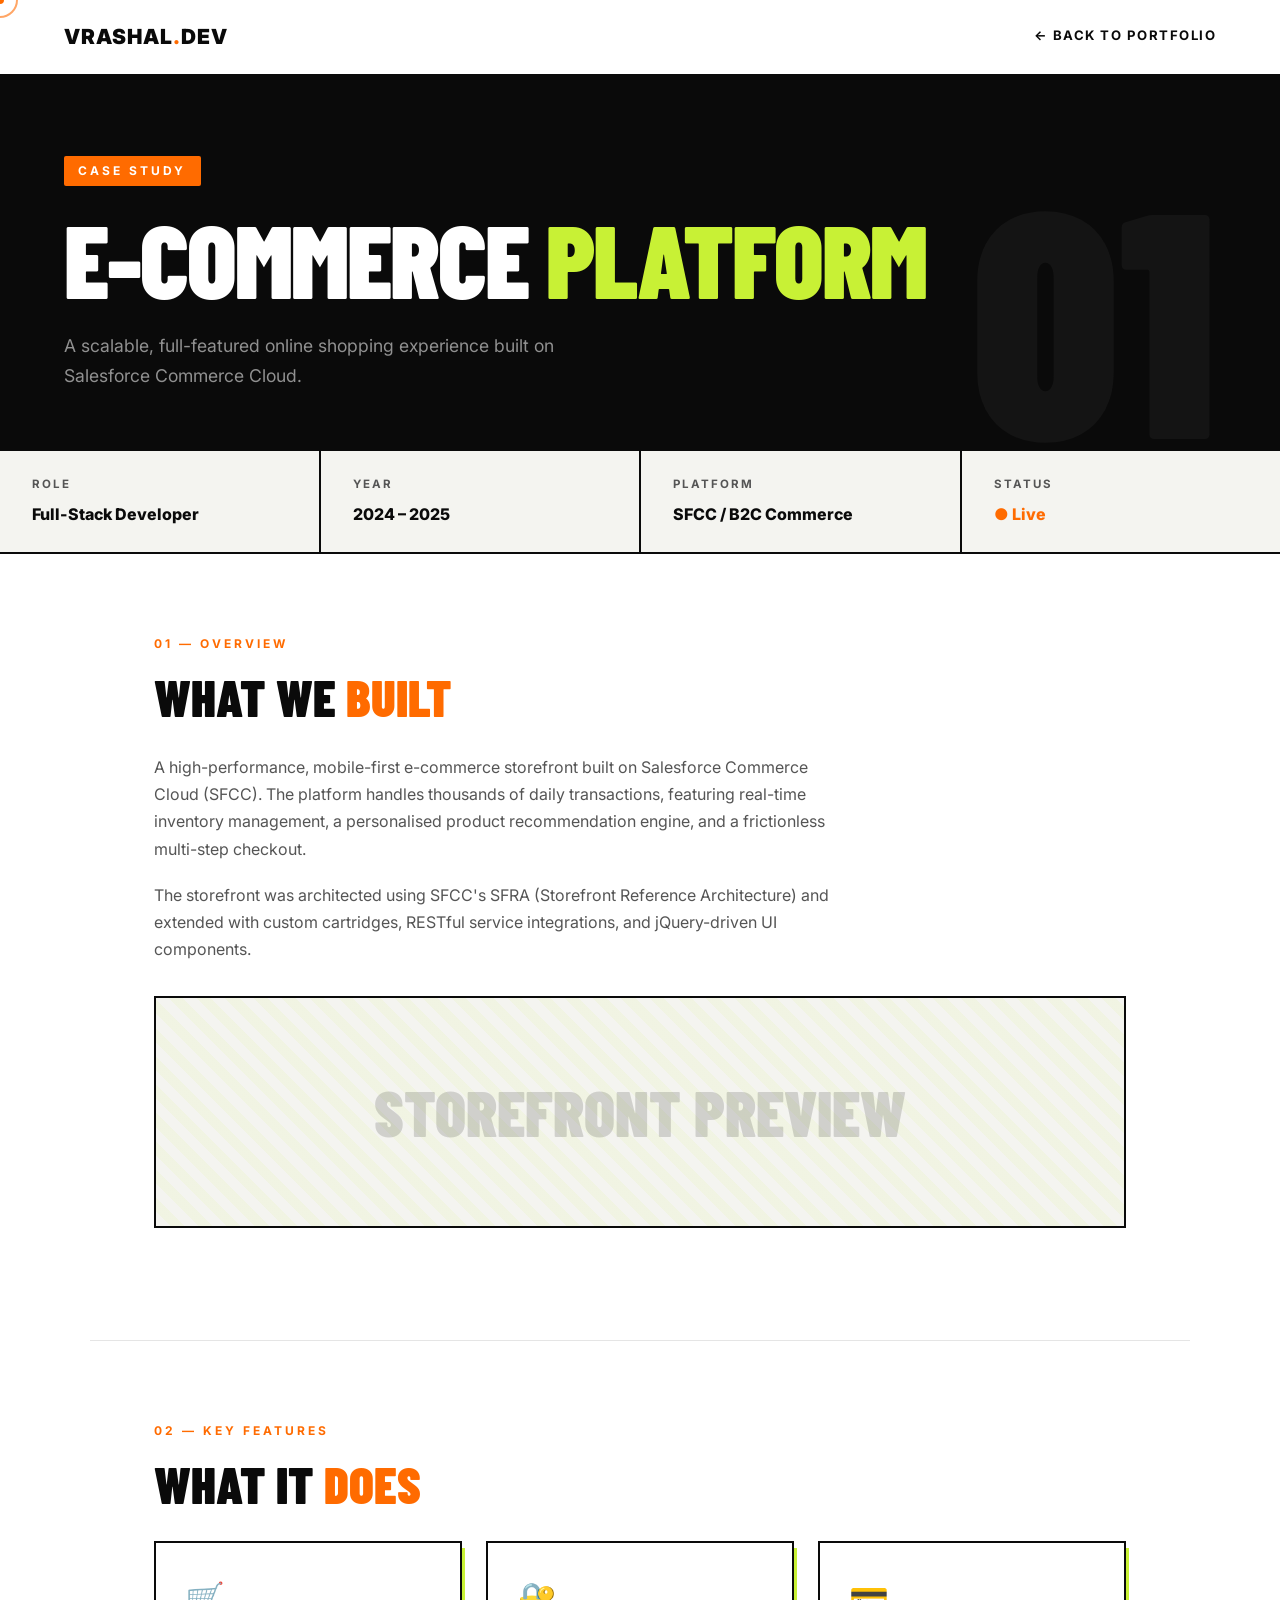
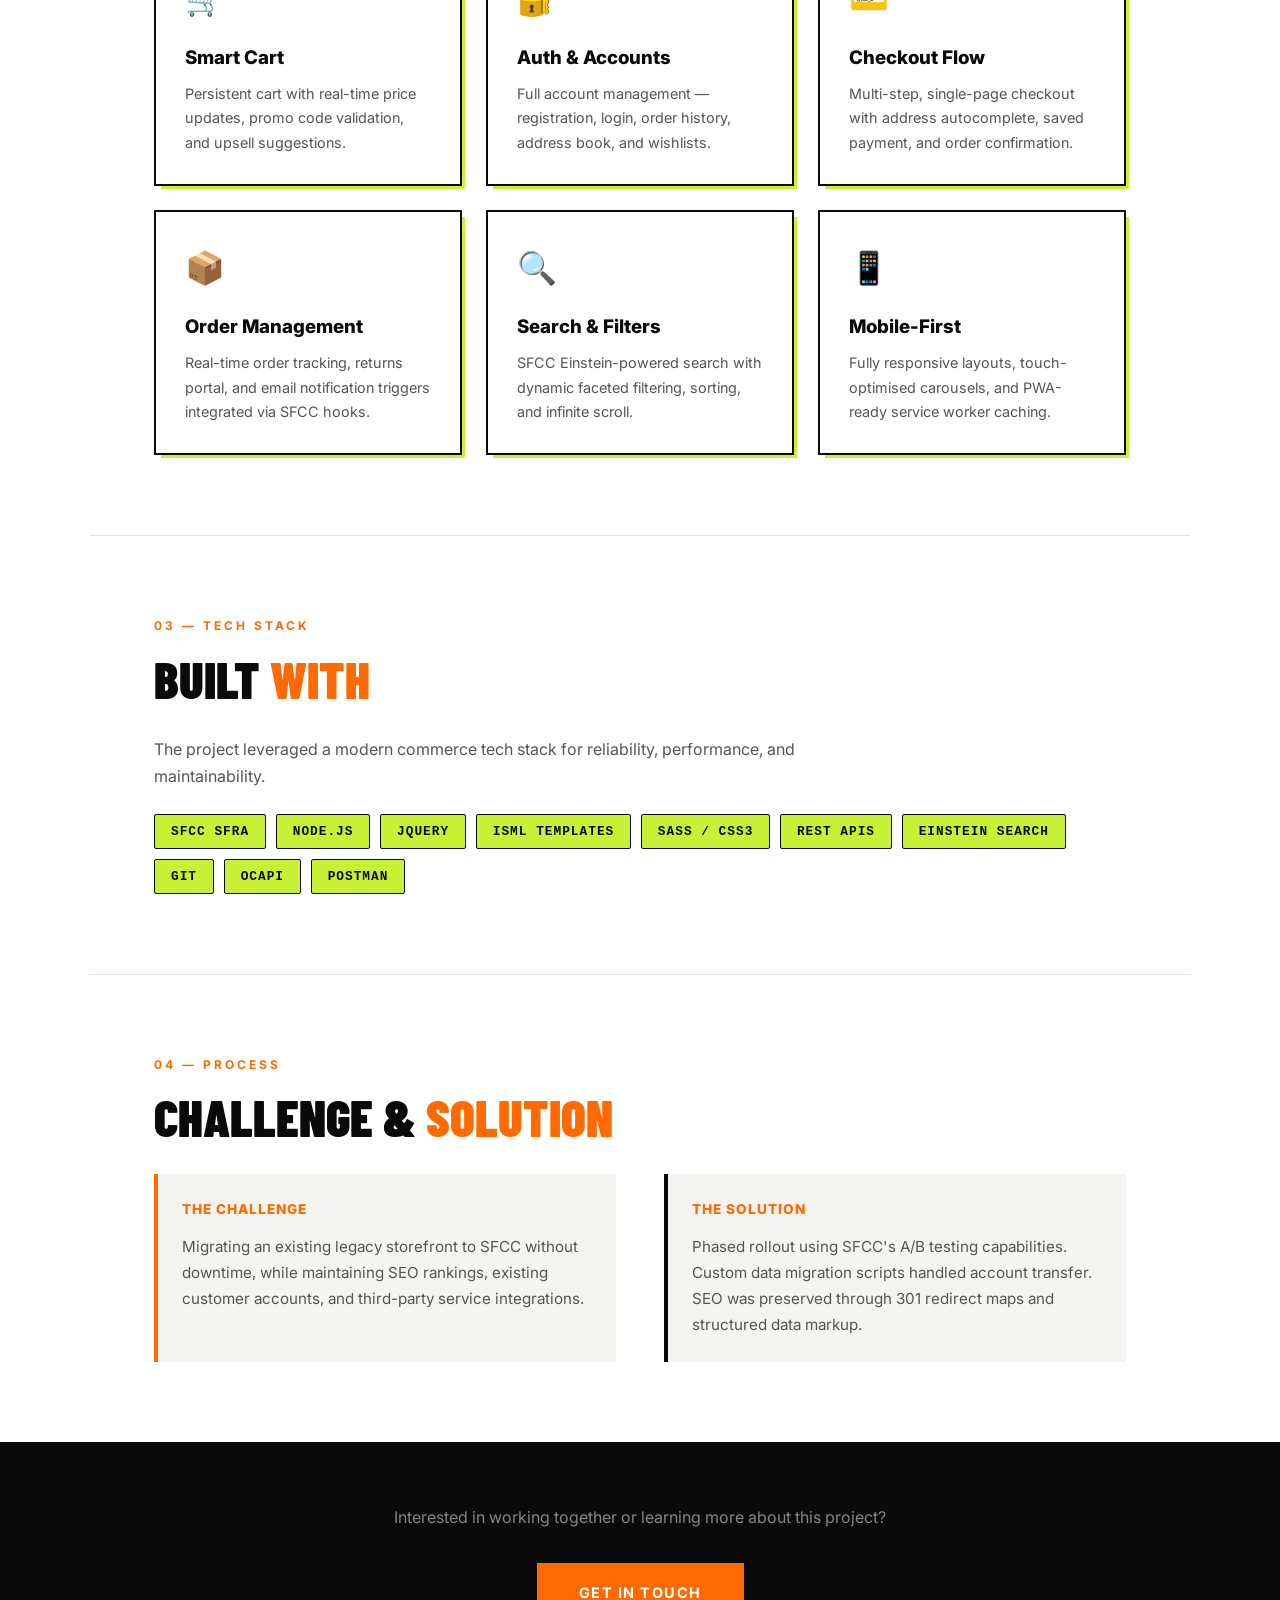
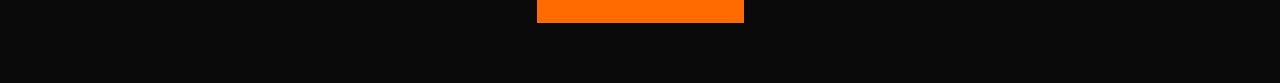
<file: project-ecommerce.html>
<!DOCTYPE html>
<html lang="en">
<head>
    <meta charset="UTF-8">
    <meta name="viewport" content="width=device-width, initial-scale=1.0">
    <title>E-Commerce Platform | Vrashal Taribagil</title>
    <link href="https://fonts.googleapis.com/css2?family=Inter:wght@300;400;600;800;900&family=Barlow+Condensed:wght@700;900&display=swap" rel="stylesheet">
    <style>
        :root {
            --bg: #ffffff; --bg-alt: #f4f4f0;
            --text: #0a0a0a; --muted: #555555;
            --accent: #ff6b00; --lime: #c8f135;
            --ease: cubic-bezier(0.16,1,0.3,1);
            --ease-back: cubic-bezier(0.34,1.56,0.64,1);
        }
        *, *::before, *::after { margin:0; padding:0; box-sizing:border-box; }
        html { scroll-behavior: smooth; }
        body { background: var(--bg); color: var(--text); font-family: 'Inter', sans-serif; line-height:1.7; cursor: none; }
        a { text-decoration: none; color: inherit; }

        /* Cursor */
        #cursor-dot { width:8px; height:8px; background:var(--accent); border-radius:50%; position:fixed; top:0; left:0; pointer-events:none; z-index:9999; transform:translate(-50%,-50%); transition: width .3s var(--ease-back), height .3s var(--ease-back); }
        #cursor-ring { width:36px; height:36px; border:2px solid var(--accent); border-radius:50%; position:fixed; top:0; left:0; pointer-events:none; z-index:9998; transform:translate(-50%,-50%); opacity:.6; transition: width .4s var(--ease-back), height .4s var(--ease-back); }

        /* Nav */
        nav { display:flex; justify-content:space-between; align-items:center; padding:1.2rem 5%; position:fixed; width:100%; top:0; background:rgba(255,255,255,0.92); backdrop-filter:blur(12px); z-index:1000; border-bottom:2px solid #0a0a0a; }
        .logo { font-weight:900; font-size:1.3rem; text-transform:uppercase; letter-spacing:1px; }
        .logo span { color:var(--accent); }
        .back-btn { display:inline-flex; align-items:center; gap:0.5rem; font-weight:700; font-size:0.82rem; text-transform:uppercase; letter-spacing:1.5px; border-bottom:2px solid transparent; padding-bottom:2px; transition:border-color .3s, color .3s; }
        .back-btn:hover { color:var(--accent); border-color:var(--accent); }

        /* Hero Band */
        .hero-band {
            margin-top:76px; padding:80px 5% 60px;
            background:var(--text); color:#fff; position:relative; overflow:hidden;
        }
        .hero-band::after { content:'01'; position:absolute; right:5%; bottom:-20px; font-family:'Barlow Condensed',sans-serif; font-size:20rem; font-weight:900; color:rgba(255,255,255,0.04); line-height:1; pointer-events:none; }
        .hero-band .eyebrow { display:inline-block; background:var(--accent); color:#fff; font-size:0.75rem; font-weight:700; letter-spacing:3px; text-transform:uppercase; padding:0.3rem 0.9rem; border-radius:2px; margin-bottom:1.5rem; }
        .hero-band h1 { font-family:'Barlow Condensed',sans-serif; font-size:clamp(3rem,8vw,6.5rem); font-weight:900; text-transform:uppercase; letter-spacing:-2px; line-height:0.95; margin-bottom:1.5rem; }
        .hero-band h1 em { font-style:normal; color:var(--lime); }
        .hero-band .tagline { font-size:1.1rem; color:rgba(255,255,255,0.55); max-width:550px; }

        /* Meta strip */
        .meta-strip { display:flex; flex-wrap:wrap; gap:0; border-bottom:2px solid #0a0a0a; }
        .meta-item { flex:1; min-width:160px; border-right:2px solid #0a0a0a; padding:1.5rem 2rem; background:var(--bg-alt); }
        .meta-item:last-child { border-right:none; }
        .meta-item .label { font-size:0.72rem; font-weight:700; text-transform:uppercase; letter-spacing:2px; color:var(--muted); margin-bottom:0.4rem; }
        .meta-item .value { font-weight:800; font-size:1rem; }

        /* Sections */
        .content-section { padding:80px 5%; max-width:1100px; margin:0 auto; }
        .content-section + .content-section { border-top:1px solid #e5e5e5; }
        .section-label { font-size:0.75rem; font-weight:700; text-transform:uppercase; letter-spacing:3px; color:var(--accent); margin-bottom:1rem; }
        .section-heading { font-family:'Barlow Condensed',sans-serif; font-size:clamp(2rem,4vw,3.5rem); font-weight:900; text-transform:uppercase; line-height:1; margin-bottom:2rem; }
        .section-heading span { color:var(--accent); }
        p.body-text { color:var(--muted); font-size:1rem; margin-bottom:1.2rem; max-width:680px; }

        /* Feature grid */
        .feature-grid { display:grid; grid-template-columns:repeat(auto-fit,minmax(240px,1fr)); gap:1.5rem; margin-top:2rem; }
        .feature-card { border:2px solid #0a0a0a; padding:1.8rem; position:relative; transition:transform .3s var(--ease); background:#fff; }
        .feature-card::before { content:''; position:absolute; top:5px; left:5px; right:-5px; bottom:-5px; background:var(--lime); z-index:-1; transition:background .3s; }
        .feature-card:hover { transform:translate(-2px,-2px); }
        .feature-card:hover::before { background:var(--accent); }
        .feature-icon { font-size:2rem; margin-bottom:1rem; }
        .feature-card h3 { font-weight:800; margin-bottom:0.5rem; }
        .feature-card p { color:var(--muted); font-size:0.9rem; }

        /* Tech pills */
        .tech-row { display:flex; flex-wrap:wrap; gap:0.6rem; margin-top:1.5rem; }
        .tech-pill { background:var(--lime); color:var(--text); padding:0.35rem 1rem; font-size:0.8rem; font-weight:700; font-family:monospace; text-transform:uppercase; letter-spacing:1px; border-radius:2px; border:1.5px solid #0a0a0a; transition:background .3s, transform .2s var(--ease-back); }
        .tech-pill:hover { background:var(--accent); color:#fff; transform:translateY(-3px); }

        /* Screenshot placeholder */
        .screenshot-area { background:var(--bg-alt); border:2px solid #0a0a0a; border-radius:0; padding:60px 40px; text-align:center; margin:2rem 0; position:relative; overflow:hidden; }
        .screenshot-area::before { content:''; position:absolute; inset:0; background:repeating-linear-gradient(45deg, transparent, transparent 10px, rgba(200,241,53,0.07) 10px, rgba(200,241,53,0.07) 20px); }
        .screenshot-area .placeholder-text { font-family:'Barlow Condensed',sans-serif; font-size:clamp(2rem,5vw,4rem); font-weight:900; text-transform:uppercase; opacity:0.15; }

        /* Challenge/Solution */
        .two-col { display:grid; grid-template-columns:1fr 1fr; gap:3rem; }
        @media(max-width:700px){ .two-col{ grid-template-columns:1fr; } }
        .block-card { border-left:4px solid var(--accent); padding:1.5rem; background:var(--bg-alt); }
        .block-card h3 { font-weight:800; text-transform:uppercase; letter-spacing:1px; font-size:0.85rem; margin-bottom:0.8rem; color:var(--accent); }
        .block-card p { color:var(--muted); font-size:0.95rem; }

        /* CTA footer */
        .page-footer { background:var(--text); color:#fff; text-align:center; padding:60px 5%; border-top:2px solid #0a0a0a; }
        .page-footer p { color:rgba(255,255,255,0.5); margin-bottom:2rem; }
        .cta-btn { display:inline-block; padding:1rem 2.5rem; background:var(--accent); color:#fff; font-weight:700; font-size:0.9rem; text-transform:uppercase; letter-spacing:1.5px; border:2px solid var(--accent); transition:background .3s, transform .3s var(--ease-back); }
        .cta-btn:hover { background:transparent; color:var(--accent); transform:translateY(-3px); }

        /* Reveal */
        .reveal { opacity:0; transform:translateY(40px); transition:opacity .7s var(--ease), transform .7s var(--ease); }
        .reveal.visible { opacity:1; transform:translateY(0); }

        @media(max-width:768px){ body{ cursor:auto; } #cursor-dot,#cursor-ring{ display:none; } }
    </style>
</head>
<body>

    <div id="cursor-dot"></div>
    <div id="cursor-ring"></div>

    <nav>
        <a href="vrashalPortfolio.html" class="logo">Vrashal<span>.</span>dev</a>
        <a href="vrashalPortfolio.html#projects" class="back-btn">&larr; Back to Portfolio</a>
    </nav>

    <!-- HERO -->
    <div class="hero-band">
        <span class="eyebrow">Case Study</span>
        <h1>E-Commerce <em>Platform</em></h1>
        <p class="tagline">A scalable, full-featured online shopping experience built on Salesforce Commerce Cloud.</p>
    </div>

    <!-- META STRIP -->
    <div class="meta-strip">
        <div class="meta-item"><div class="label">Role</div><div class="value">Full-Stack Developer</div></div>
        <div class="meta-item"><div class="label">Year</div><div class="value">2024 – 2025</div></div>
        <div class="meta-item"><div class="label">Platform</div><div class="value">SFCC / B2C Commerce</div></div>
        <div class="meta-item"><div class="label">Status</div><div class="value" style="color:var(--accent);">&#9679; Live</div></div>
    </div>

    <!-- OVERVIEW -->
    <div class="content-section reveal">
        <div class="section-label">01 — Overview</div>
        <h2 class="section-heading">What We <span>Built</span></h2>
        <p class="body-text">A high-performance, mobile-first e-commerce storefront built on Salesforce Commerce Cloud (SFCC). The platform handles thousands of daily transactions, featuring real-time inventory management, a personalised product recommendation engine, and a frictionless multi-step checkout.</p>
        <p class="body-text">The storefront was architected using SFCC's SFRA (Storefront Reference Architecture) and extended with custom cartridges, RESTful service integrations, and jQuery-driven UI components.</p>

        <div class="screenshot-area">
            <div class="placeholder-text">Storefront Preview</div>
        </div>
    </div>

    <!-- FEATURES -->
    <div class="content-section reveal">
        <div class="section-label">02 — Key Features</div>
        <h2 class="section-heading">What It <span>Does</span></h2>
        <div class="feature-grid">
            <div class="feature-card">
                <div class="feature-icon">🛒</div>
                <h3>Smart Cart</h3>
                <p>Persistent cart with real-time price updates, promo code validation, and upsell suggestions.</p>
            </div>
            <div class="feature-card">
                <div class="feature-icon">🔐</div>
                <h3>Auth & Accounts</h3>
                <p>Full account management — registration, login, order history, address book, and wishlists.</p>
            </div>
            <div class="feature-card">
                <div class="feature-icon">💳</div>
                <h3>Checkout Flow</h3>
                <p>Multi-step, single-page checkout with address autocomplete, saved payment, and order confirmation.</p>
            </div>
            <div class="feature-card">
                <div class="feature-icon">📦</div>
                <h3>Order Management</h3>
                <p>Real-time order tracking, returns portal, and email notification triggers integrated via SFCC hooks.</p>
            </div>
            <div class="feature-card">
                <div class="feature-icon">🔍</div>
                <h3>Search & Filters</h3>
                <p>SFCC Einstein-powered search with dynamic faceted filtering, sorting, and infinite scroll.</p>
            </div>
            <div class="feature-card">
                <div class="feature-icon">📱</div>
                <h3>Mobile-First</h3>
                <p>Fully responsive layouts, touch-optimised carousels, and PWA-ready service worker caching.</p>
            </div>
        </div>
    </div>

    <!-- TECH STACK -->
    <div class="content-section reveal">
        <div class="section-label">03 — Tech Stack</div>
        <h2 class="section-heading">Built <span>With</span></h2>
        <p class="body-text">The project leveraged a modern commerce tech stack for reliability, performance, and maintainability.</p>
        <div class="tech-row">
            <span class="tech-pill">SFCC SFRA</span>
            <span class="tech-pill">Node.js</span>
            <span class="tech-pill">jQuery</span>
            <span class="tech-pill">ISML Templates</span>
            <span class="tech-pill">Sass / CSS3</span>
            <span class="tech-pill">REST APIs</span>
            <span class="tech-pill">Einstein Search</span>
            <span class="tech-pill">Git</span>
            <span class="tech-pill">OCAPI</span>
            <span class="tech-pill">Postman</span>
        </div>
    </div>

    <!-- CHALLENGE / SOLUTION -->
    <div class="content-section reveal">
        <div class="section-label">04 — Process</div>
        <h2 class="section-heading">Challenge & <span>Solution</span></h2>
        <div class="two-col">
            <div class="block-card">
                <h3>The Challenge</h3>
                <p>Migrating an existing legacy storefront to SFCC without downtime, while maintaining SEO rankings, existing customer accounts, and third-party service integrations.</p>
            </div>
            <div class="block-card" style="border-left-color:#0a0a0a;">
                <h3>The Solution</h3>
                <p>Phased rollout using SFCC's A/B testing capabilities. Custom data migration scripts handled account transfer. SEO was preserved through 301 redirect maps and structured data markup.</p>
            </div>
        </div>
    </div>

    <!-- PAGE FOOTER -->
    <div class="page-footer">
        <p>Interested in working together or learning more about this project?</p>
        <a href="mailto:vrashaltaribagil@gmail.com" class="cta-btn">Get In Touch</a>
    </div>

    <script>
        const dot = document.getElementById('cursor-dot');
        const ring = document.getElementById('cursor-ring');
        let mx=0,my=0,rx=0,ry=0;
        document.addEventListener('mousemove', e=>{ mx=e.clientX; my=e.clientY; });
        (function animC(){ dot.style.left=mx+'px'; dot.style.top=my+'px'; rx+=(mx-rx)*0.12; ry+=(my-ry)*0.12; ring.style.left=rx+'px'; ring.style.top=ry+'px'; requestAnimationFrame(animC); })();

        const obs = new IntersectionObserver(entries=>{ entries.forEach(e=>{ if(e.isIntersecting){ e.target.classList.add('visible'); obs.unobserve(e.target); } }); }, { threshold:0.12 });
        document.querySelectorAll('.reveal').forEach(el=>obs.observe(el));
    </script>
</body>
</html>
</file>
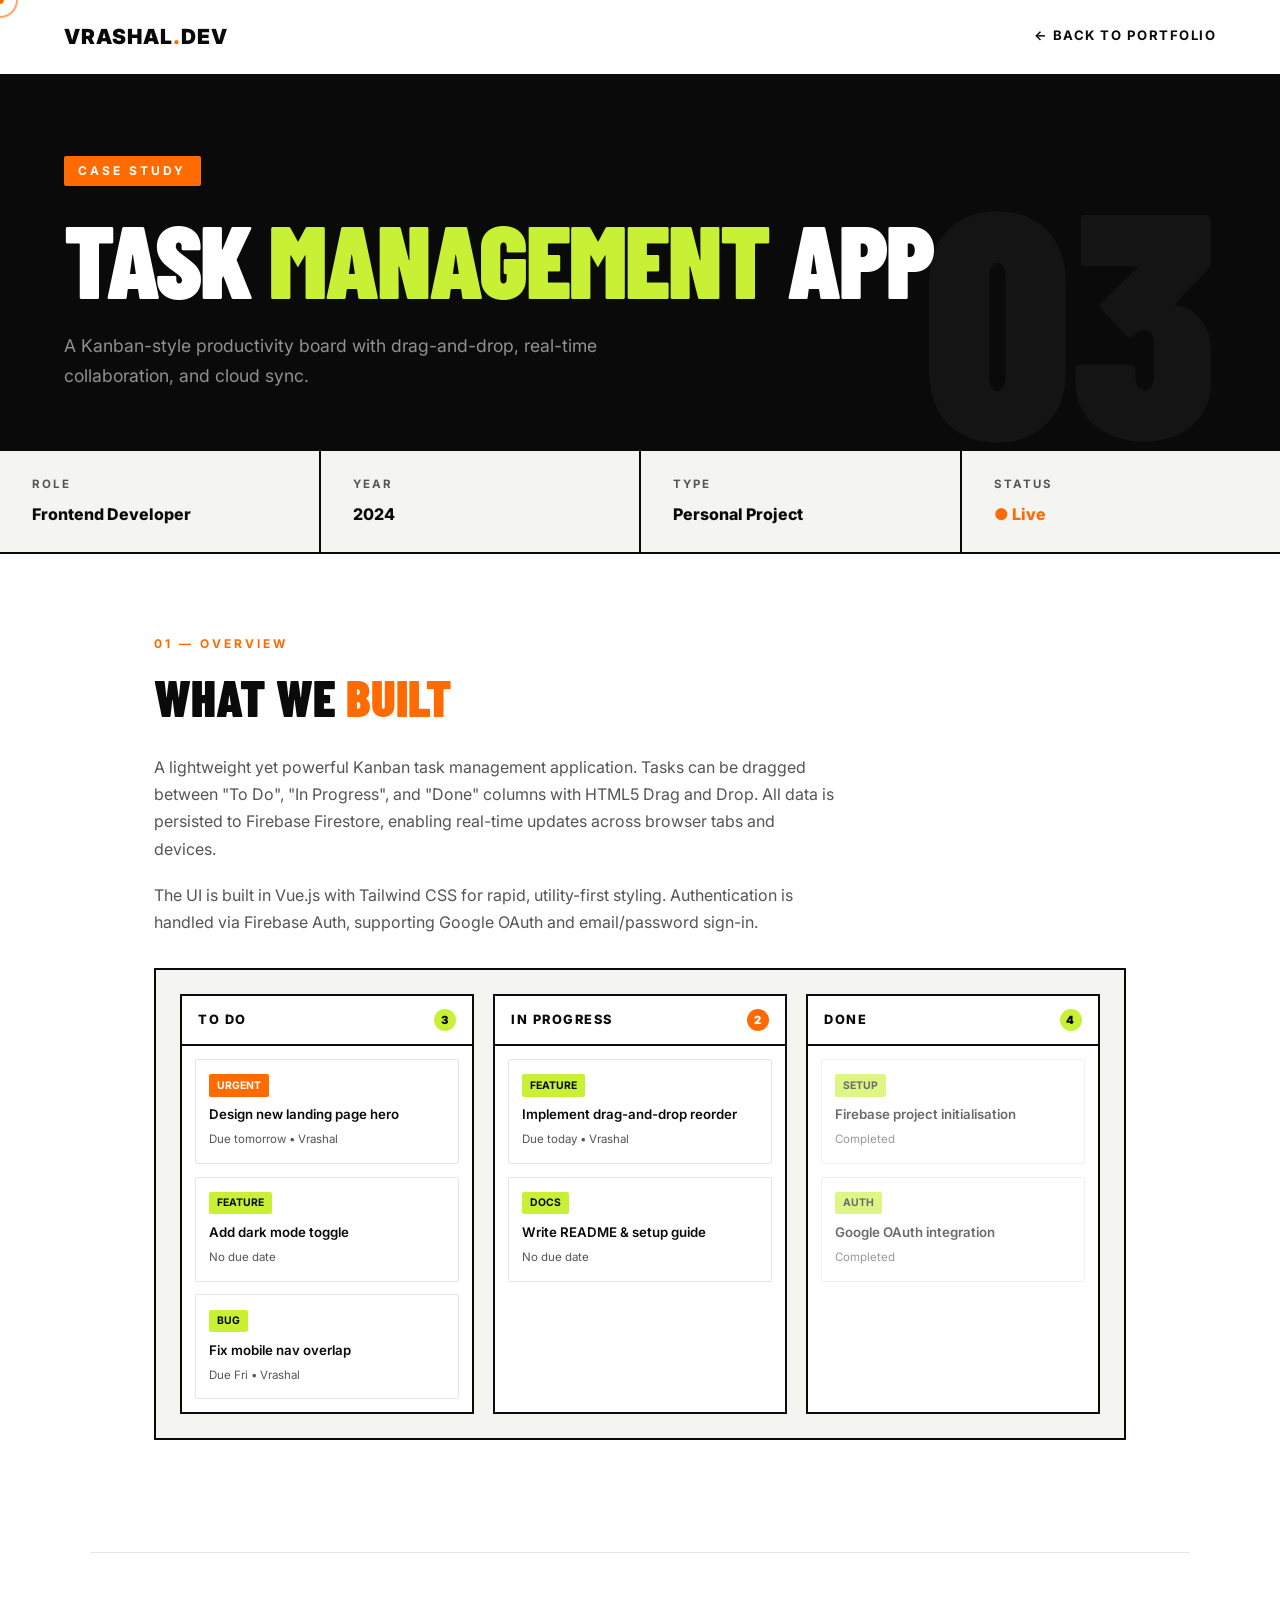
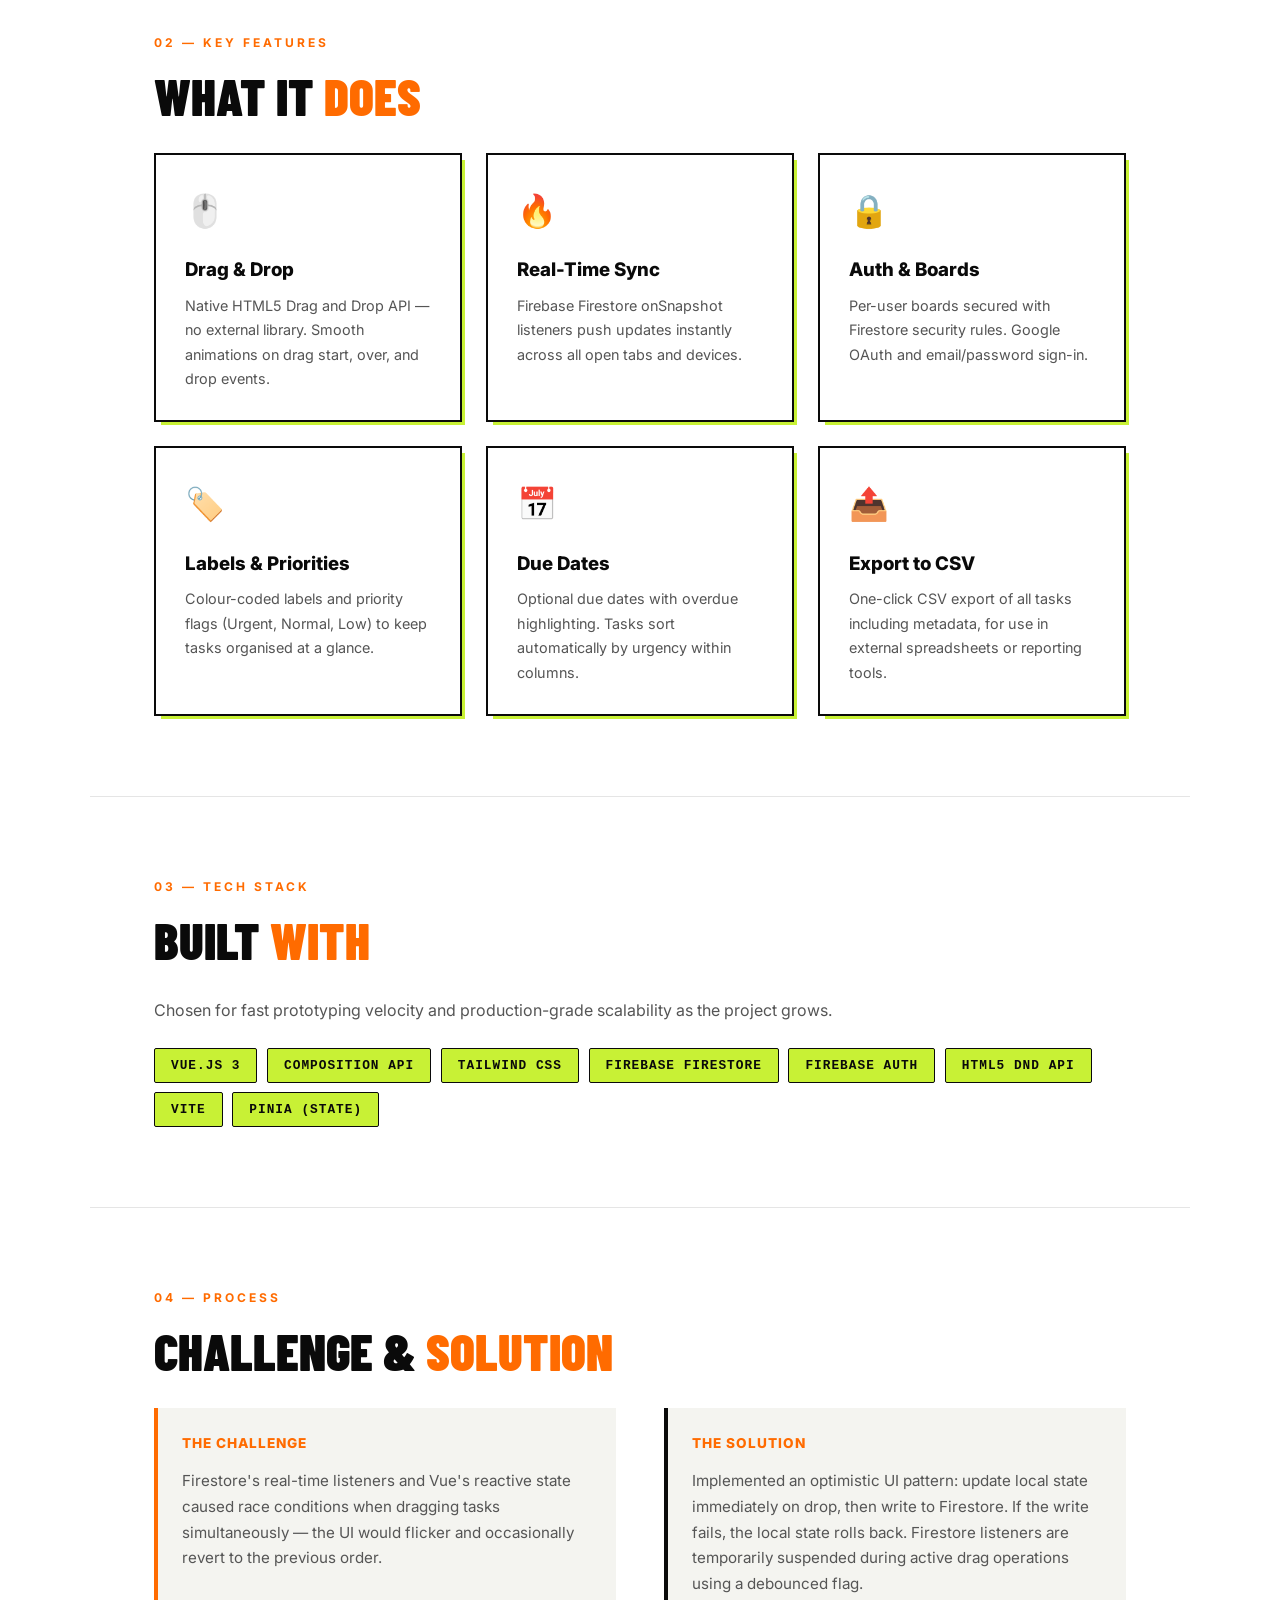
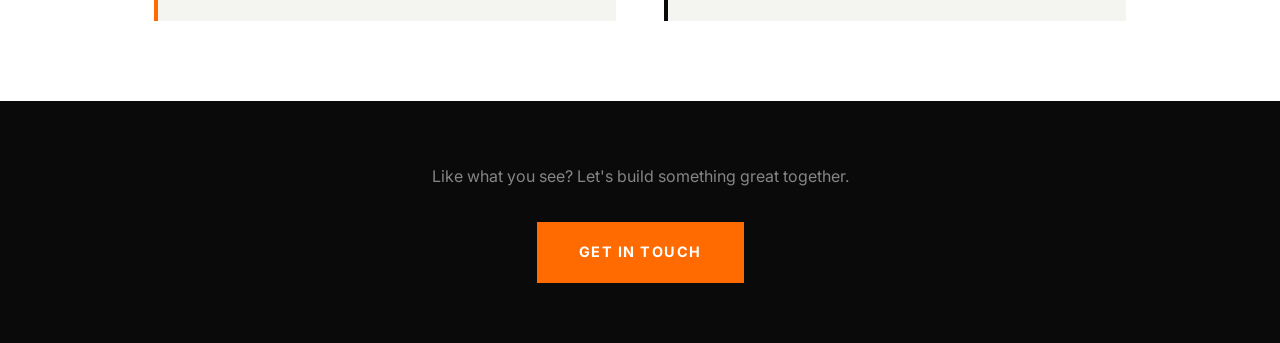
<file: project-taskapp.html>
<!DOCTYPE html>
<html lang="en">
<head>
    <meta charset="UTF-8">
    <meta name="viewport" content="width=device-width, initial-scale=1.0">
    <title>Task Management App | Vrashal Taribagil</title>
    <link href="https://fonts.googleapis.com/css2?family=Inter:wght@300;400;600;800;900&family=Barlow+Condensed:wght@700;900&display=swap" rel="stylesheet">
    <style>
        :root {
            --bg: #ffffff; --bg-alt: #f4f4f0;
            --text: #0a0a0a; --muted: #555555;
            --accent: #ff6b00; --lime: #c8f135;
            --ease: cubic-bezier(0.16,1,0.3,1);
            --ease-back: cubic-bezier(0.34,1.56,0.64,1);
        }
        *, *::before, *::after { margin:0; padding:0; box-sizing:border-box; }
        html { scroll-behavior: smooth; }
        body { background: var(--bg); color: var(--text); font-family: 'Inter', sans-serif; line-height:1.7; cursor: none; }
        a { text-decoration: none; color: inherit; }

        #cursor-dot { width:8px; height:8px; background:var(--accent); border-radius:50%; position:fixed; top:0; left:0; pointer-events:none; z-index:9999; transform:translate(-50%,-50%); }
        #cursor-ring { width:36px; height:36px; border:2px solid var(--accent); border-radius:50%; position:fixed; top:0; left:0; pointer-events:none; z-index:9998; transform:translate(-50%,-50%); opacity:.6; }

        nav { display:flex; justify-content:space-between; align-items:center; padding:1.2rem 5%; position:fixed; width:100%; top:0; background:rgba(255,255,255,0.92); backdrop-filter:blur(12px); z-index:1000; border-bottom:2px solid #0a0a0a; }
        .logo { font-weight:900; font-size:1.3rem; text-transform:uppercase; letter-spacing:1px; }
        .logo span { color:var(--accent); }
        .back-btn { display:inline-flex; align-items:center; gap:0.5rem; font-weight:700; font-size:0.82rem; text-transform:uppercase; letter-spacing:1.5px; border-bottom:2px solid transparent; padding-bottom:2px; transition:border-color .3s, color .3s; }
        .back-btn:hover { color:var(--accent); border-color:var(--accent); }

        .hero-band { margin-top:76px; padding:80px 5% 60px; background:var(--text); color:#fff; position:relative; overflow:hidden; }
        .hero-band::after { content:'03'; position:absolute; right:5%; bottom:-20px; font-family:'Barlow Condensed',sans-serif; font-size:20rem; font-weight:900; color:rgba(255,255,255,0.04); line-height:1; pointer-events:none; }
        .hero-band .eyebrow { display:inline-block; background:var(--accent); color:#fff; font-size:0.75rem; font-weight:700; letter-spacing:3px; text-transform:uppercase; padding:0.3rem 0.9rem; border-radius:2px; margin-bottom:1.5rem; }
        .hero-band h1 { font-family:'Barlow Condensed',sans-serif; font-size:clamp(3rem,8vw,6.5rem); font-weight:900; text-transform:uppercase; letter-spacing:-2px; line-height:0.95; margin-bottom:1.5rem; }
        .hero-band h1 em { font-style:normal; color:var(--lime); }
        .hero-band .tagline { font-size:1.1rem; color:rgba(255,255,255,0.55); max-width:550px; }

        .meta-strip { display:flex; flex-wrap:wrap; gap:0; border-bottom:2px solid #0a0a0a; }
        .meta-item { flex:1; min-width:160px; border-right:2px solid #0a0a0a; padding:1.5rem 2rem; background:var(--bg-alt); }
        .meta-item:last-child { border-right:none; }
        .meta-item .label { font-size:0.72rem; font-weight:700; text-transform:uppercase; letter-spacing:2px; color:var(--muted); margin-bottom:0.4rem; }
        .meta-item .value { font-weight:800; font-size:1rem; }

        .content-section { padding:80px 5%; max-width:1100px; margin:0 auto; }
        .content-section + .content-section { border-top:1px solid #e5e5e5; }
        .section-label { font-size:0.75rem; font-weight:700; text-transform:uppercase; letter-spacing:3px; color:var(--accent); margin-bottom:1rem; }
        .section-heading { font-family:'Barlow Condensed',sans-serif; font-size:clamp(2rem,4vw,3.5rem); font-weight:900; text-transform:uppercase; line-height:1; margin-bottom:2rem; }
        .section-heading span { color:var(--accent); }
        p.body-text { color:var(--muted); font-size:1rem; margin-bottom:1.2rem; max-width:680px; }

        .feature-grid { display:grid; grid-template-columns:repeat(auto-fit,minmax(240px,1fr)); gap:1.5rem; margin-top:2rem; }
        .feature-card { border:2px solid #0a0a0a; padding:1.8rem; position:relative; transition:transform .3s var(--ease); background:#fff; }
        .feature-card::before { content:''; position:absolute; top:5px; left:5px; right:-5px; bottom:-5px; background:var(--lime); z-index:-1; transition:background .3s; }
        .feature-card:hover { transform:translate(-2px,-2px); }
        .feature-card:hover::before { background:var(--accent); }
        .feature-icon { font-size:2rem; margin-bottom:1rem; }
        .feature-card h3 { font-weight:800; margin-bottom:0.5rem; }
        .feature-card p { color:var(--muted); font-size:0.9rem; }

        .tech-row { display:flex; flex-wrap:wrap; gap:0.6rem; margin-top:1.5rem; }
        .tech-pill { background:var(--lime); color:var(--text); padding:0.35rem 1rem; font-size:0.8rem; font-weight:700; font-family:monospace; text-transform:uppercase; letter-spacing:1px; border-radius:2px; border:1.5px solid #0a0a0a; transition:background .3s, transform .2s var(--ease-back); }
        .tech-pill:hover { background:var(--accent); color:#fff; transform:translateY(-3px); }

        /* Kanban Mockup */
        .kanban-board { display:grid; grid-template-columns:repeat(3,1fr); gap:1.2rem; margin:2rem 0; background:var(--bg-alt); border:2px solid #0a0a0a; padding:1.5rem; }
        @media(max-width:600px){ .kanban-board{ grid-template-columns:1fr; } }
        .kanban-col { background:#fff; border:2px solid #0a0a0a; }
        .kanban-col-header { padding:0.8rem 1rem; font-weight:800; font-size:0.8rem; text-transform:uppercase; letter-spacing:1.5px; border-bottom:2px solid #0a0a0a; display:flex; justify-content:space-between; align-items:center; }
        .kanban-col-header .col-count { background:var(--lime); color:var(--text); width:22px; height:22px; border-radius:50%; display:flex; align-items:center; justify-content:center; font-size:0.7rem; font-weight:900; }
        .kanban-task { margin:0.8rem; padding:0.8rem; border:1.5px solid #e5e5e5; border-radius:2px; font-size:0.83rem; transition:border-color .2s, transform .2s var(--ease); cursor:grab; }
        .kanban-task:hover { border-color:var(--accent); transform:translateY(-1px); }
        .kanban-task .task-tag { display:inline-block; background:var(--lime); font-size:0.65rem; font-weight:700; text-transform:uppercase; padding:0.15rem 0.5rem; border-radius:2px; margin-bottom:0.4rem; }
        .kanban-task .task-tag.urgent { background:var(--accent); color:#fff; }
        .kanban-task p { font-weight:600; color:var(--text); }
        .kanban-task .task-meta { font-size:0.72rem; color:var(--muted); margin-top:0.3rem; }

        .two-col { display:grid; grid-template-columns:1fr 1fr; gap:3rem; }
        @media(max-width:700px){ .two-col{ grid-template-columns:1fr; } }
        .block-card { border-left:4px solid var(--accent); padding:1.5rem; background:var(--bg-alt); }
        .block-card h3 { font-weight:800; text-transform:uppercase; letter-spacing:1px; font-size:0.85rem; margin-bottom:0.8rem; color:var(--accent); }
        .block-card p { color:var(--muted); font-size:0.95rem; }

        .page-footer { background:var(--text); color:#fff; text-align:center; padding:60px 5%; border-top:2px solid #0a0a0a; }
        .page-footer p { color:rgba(255,255,255,0.5); margin-bottom:2rem; }
        .cta-btn { display:inline-block; padding:1rem 2.5rem; background:var(--accent); color:#fff; font-weight:700; font-size:0.9rem; text-transform:uppercase; letter-spacing:1.5px; border:2px solid var(--accent); transition:background .3s, transform .3s var(--ease-back); }
        .cta-btn:hover { background:transparent; color:var(--accent); transform:translateY(-3px); }

        .reveal { opacity:0; transform:translateY(40px); transition:opacity .7s var(--ease), transform .7s var(--ease); }
        .reveal.visible { opacity:1; transform:translateY(0); }

        @media(max-width:768px){ body{ cursor:auto; } #cursor-dot,#cursor-ring{ display:none; } }
    </style>
</head>
<body>

    <div id="cursor-dot"></div>
    <div id="cursor-ring"></div>

    <nav>
        <a href="vrashalPortfolio.html" class="logo">Vrashal<span>.</span>dev</a>
        <a href="vrashalPortfolio.html#projects" class="back-btn">&larr; Back to Portfolio</a>
    </nav>

    <div class="hero-band">
        <span class="eyebrow">Case Study</span>
        <h1>Task <em>Management</em> App</h1>
        <p class="tagline">A Kanban-style productivity board with drag-and-drop, real-time collaboration, and cloud sync.</p>
    </div>

    <div class="meta-strip">
        <div class="meta-item"><div class="label">Role</div><div class="value">Frontend Developer</div></div>
        <div class="meta-item"><div class="label">Year</div><div class="value">2024</div></div>
        <div class="meta-item"><div class="label">Type</div><div class="value">Personal Project</div></div>
        <div class="meta-item"><div class="label">Status</div><div class="value" style="color:var(--accent);">&#9679; Live</div></div>
    </div>

    <div class="content-section reveal">
        <div class="section-label">01 — Overview</div>
        <h2 class="section-heading">What We <span>Built</span></h2>
        <p class="body-text">A lightweight yet powerful Kanban task management application. Tasks can be dragged between "To Do", "In Progress", and "Done" columns with HTML5 Drag and Drop. All data is persisted to Firebase Firestore, enabling real-time updates across browser tabs and devices.</p>
        <p class="body-text">The UI is built in Vue.js with Tailwind CSS for rapid, utility-first styling. Authentication is handled via Firebase Auth, supporting Google OAuth and email/password sign-in.</p>

        <!-- Kanban Mockup -->
        <div class="kanban-board">
            <div class="kanban-col">
                <div class="kanban-col-header">To Do <span class="col-count">3</span></div>
                <div class="kanban-task"><span class="task-tag urgent">Urgent</span><p>Design new landing page hero</p><div class="task-meta">Due tomorrow &bull; Vrashal</div></div>
                <div class="kanban-task"><span class="task-tag">Feature</span><p>Add dark mode toggle</p><div class="task-meta">No due date</div></div>
                <div class="kanban-task"><span class="task-tag">Bug</span><p>Fix mobile nav overlap</p><div class="task-meta">Due Fri &bull; Vrashal</div></div>
            </div>
            <div class="kanban-col">
                <div class="kanban-col-header">In Progress <span class="col-count" style="background:var(--accent);color:#fff;">2</span></div>
                <div class="kanban-task"><span class="task-tag">Feature</span><p>Implement drag-and-drop reorder</p><div class="task-meta">Due today &bull; Vrashal</div></div>
                <div class="kanban-task"><span class="task-tag">Docs</span><p>Write README & setup guide</p><div class="task-meta">No due date</div></div>
            </div>
            <div class="kanban-col">
                <div class="kanban-col-header">Done <span class="col-count">4</span></div>
                <div class="kanban-task" style="opacity:0.6;"><span class="task-tag">Setup</span><p>Firebase project initialisation</p><div class="task-meta">Completed</div></div>
                <div class="kanban-task" style="opacity:0.6;"><span class="task-tag">Auth</span><p>Google OAuth integration</p><div class="task-meta">Completed</div></div>
            </div>
        </div>
    </div>

    <div class="content-section reveal">
        <div class="section-label">02 — Key Features</div>
        <h2 class="section-heading">What It <span>Does</span></h2>
        <div class="feature-grid">
            <div class="feature-card">
                <div class="feature-icon">🖱️</div>
                <h3>Drag & Drop</h3>
                <p>Native HTML5 Drag and Drop API — no external library. Smooth animations on drag start, over, and drop events.</p>
            </div>
            <div class="feature-card">
                <div class="feature-icon">🔥</div>
                <h3>Real-Time Sync</h3>
                <p>Firebase Firestore onSnapshot listeners push updates instantly across all open tabs and devices.</p>
            </div>
            <div class="feature-card">
                <div class="feature-icon">🔒</div>
                <h3>Auth & Boards</h3>
                <p>Per-user boards secured with Firestore security rules. Google OAuth and email/password sign-in.</p>
            </div>
            <div class="feature-card">
                <div class="feature-icon">🏷️</div>
                <h3>Labels & Priorities</h3>
                <p>Colour-coded labels and priority flags (Urgent, Normal, Low) to keep tasks organised at a glance.</p>
            </div>
            <div class="feature-card">
                <div class="feature-icon">📅</div>
                <h3>Due Dates</h3>
                <p>Optional due dates with overdue highlighting. Tasks sort automatically by urgency within columns.</p>
            </div>
            <div class="feature-card">
                <div class="feature-icon">📤</div>
                <h3>Export to CSV</h3>
                <p>One-click CSV export of all tasks including metadata, for use in external spreadsheets or reporting tools.</p>
            </div>
        </div>
    </div>

    <div class="content-section reveal">
        <div class="section-label">03 — Tech Stack</div>
        <h2 class="section-heading">Built <span>With</span></h2>
        <p class="body-text">Chosen for fast prototyping velocity and production-grade scalability as the project grows.</p>
        <div class="tech-row">
            <span class="tech-pill">Vue.js 3</span>
            <span class="tech-pill">Composition API</span>
            <span class="tech-pill">Tailwind CSS</span>
            <span class="tech-pill">Firebase Firestore</span>
            <span class="tech-pill">Firebase Auth</span>
            <span class="tech-pill">HTML5 DnD API</span>
            <span class="tech-pill">Vite</span>
            <span class="tech-pill">Pinia (State)</span>
        </div>
    </div>

    <div class="content-section reveal">
        <div class="section-label">04 — Process</div>
        <h2 class="section-heading">Challenge & <span>Solution</span></h2>
        <div class="two-col">
            <div class="block-card">
                <h3>The Challenge</h3>
                <p>Firestore's real-time listeners and Vue's reactive state caused race conditions when dragging tasks simultaneously — the UI would flicker and occasionally revert to the previous order.</p>
            </div>
            <div class="block-card" style="border-left-color:#0a0a0a;">
                <h3>The Solution</h3>
                <p>Implemented an optimistic UI pattern: update local state immediately on drop, then write to Firestore. If the write fails, the local state rolls back. Firestore listeners are temporarily suspended during active drag operations using a debounced flag.</p>
            </div>
        </div>
    </div>

    <div class="page-footer">
        <p>Like what you see? Let's build something great together.</p>
        <a href="mailto:vrashaltaribagil@gmail.com" class="cta-btn">Get In Touch</a>
    </div>

    <script>
        const dot = document.getElementById('cursor-dot');
        const ring = document.getElementById('cursor-ring');
        let mx=0,my=0,rx=0,ry=0;
        document.addEventListener('mousemove', e=>{ mx=e.clientX; my=e.clientY; });
        (function animC(){ dot.style.left=mx+'px'; dot.style.top=my+'px'; rx+=(mx-rx)*0.12; ry+=(my-ry)*0.12; ring.style.left=rx+'px'; ring.style.top=ry+'px'; requestAnimationFrame(animC); })();
        const obs = new IntersectionObserver(entries=>{ entries.forEach(e=>{ if(e.isIntersecting){ e.target.classList.add('visible'); obs.unobserve(e.target); } }); }, { threshold:0.12 });
        document.querySelectorAll('.reveal').forEach(el=>obs.observe(el));
    </script>
</body>
</html>
</file>
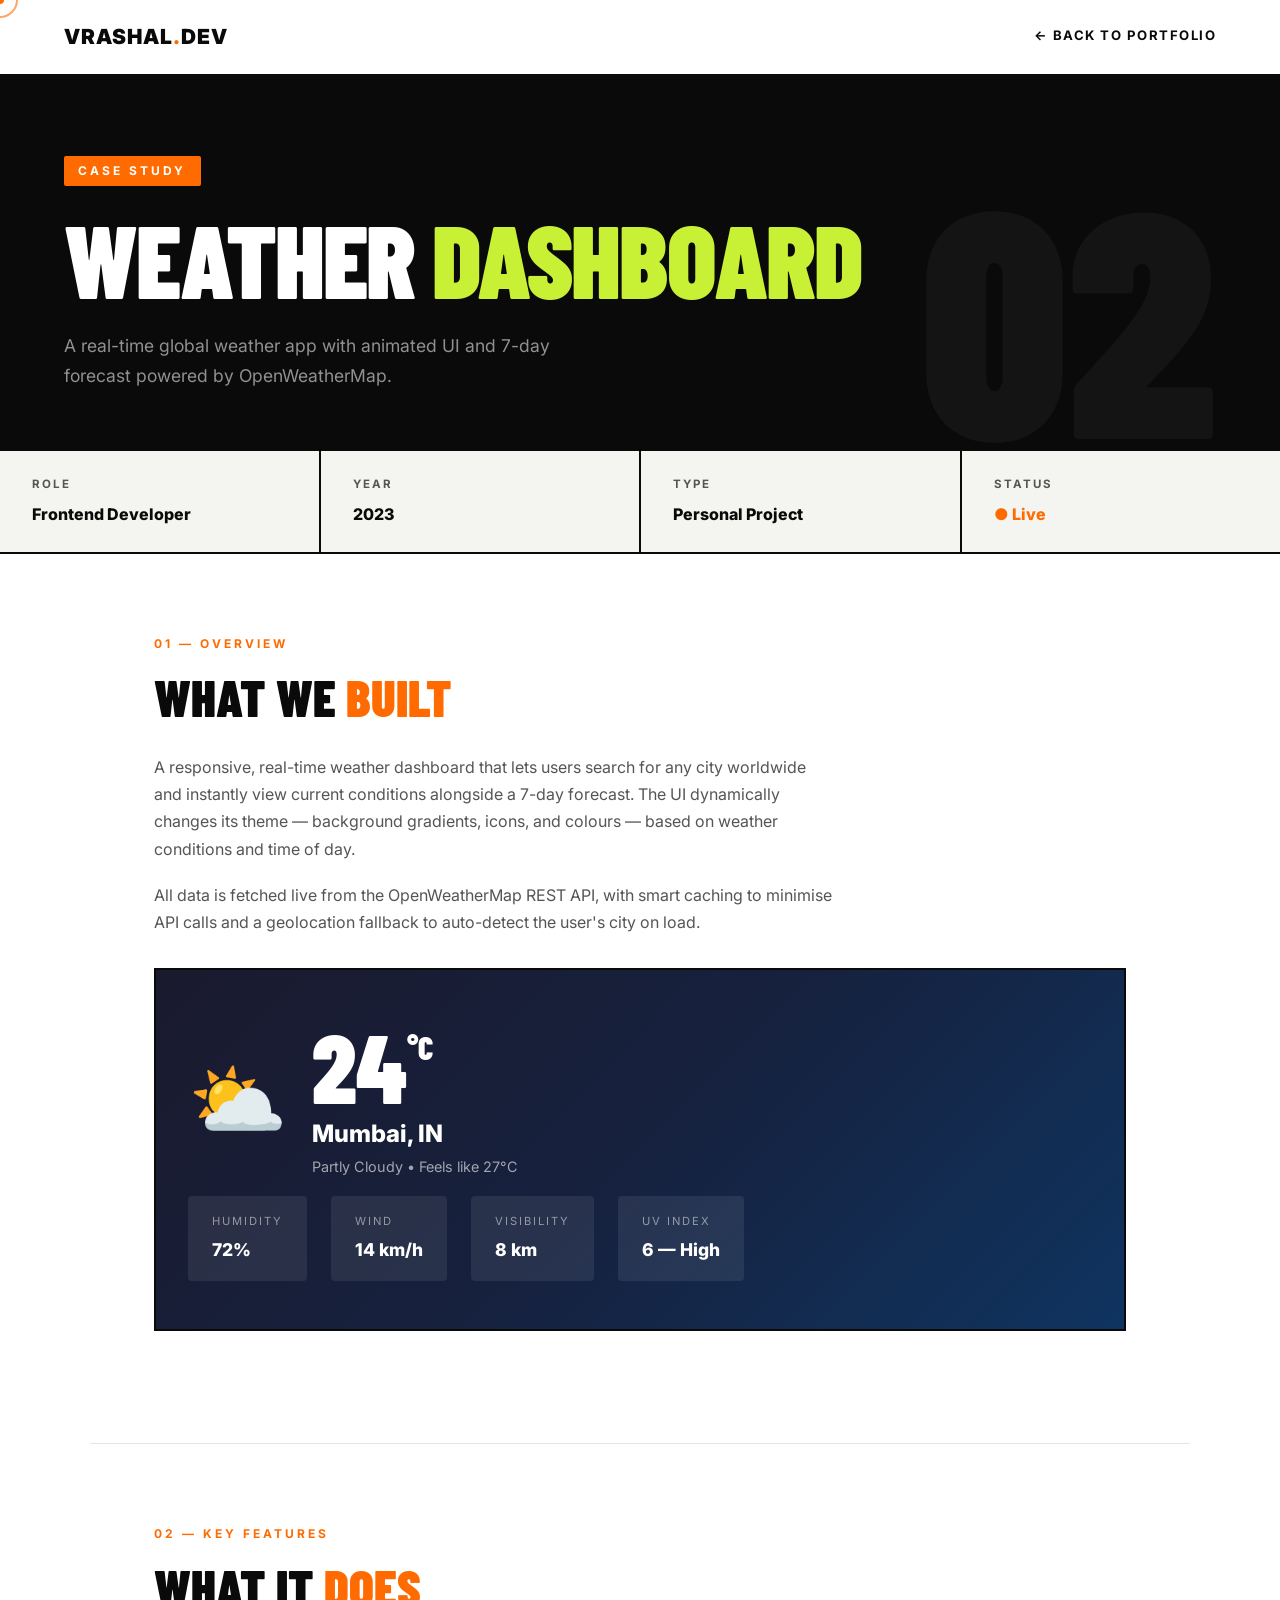
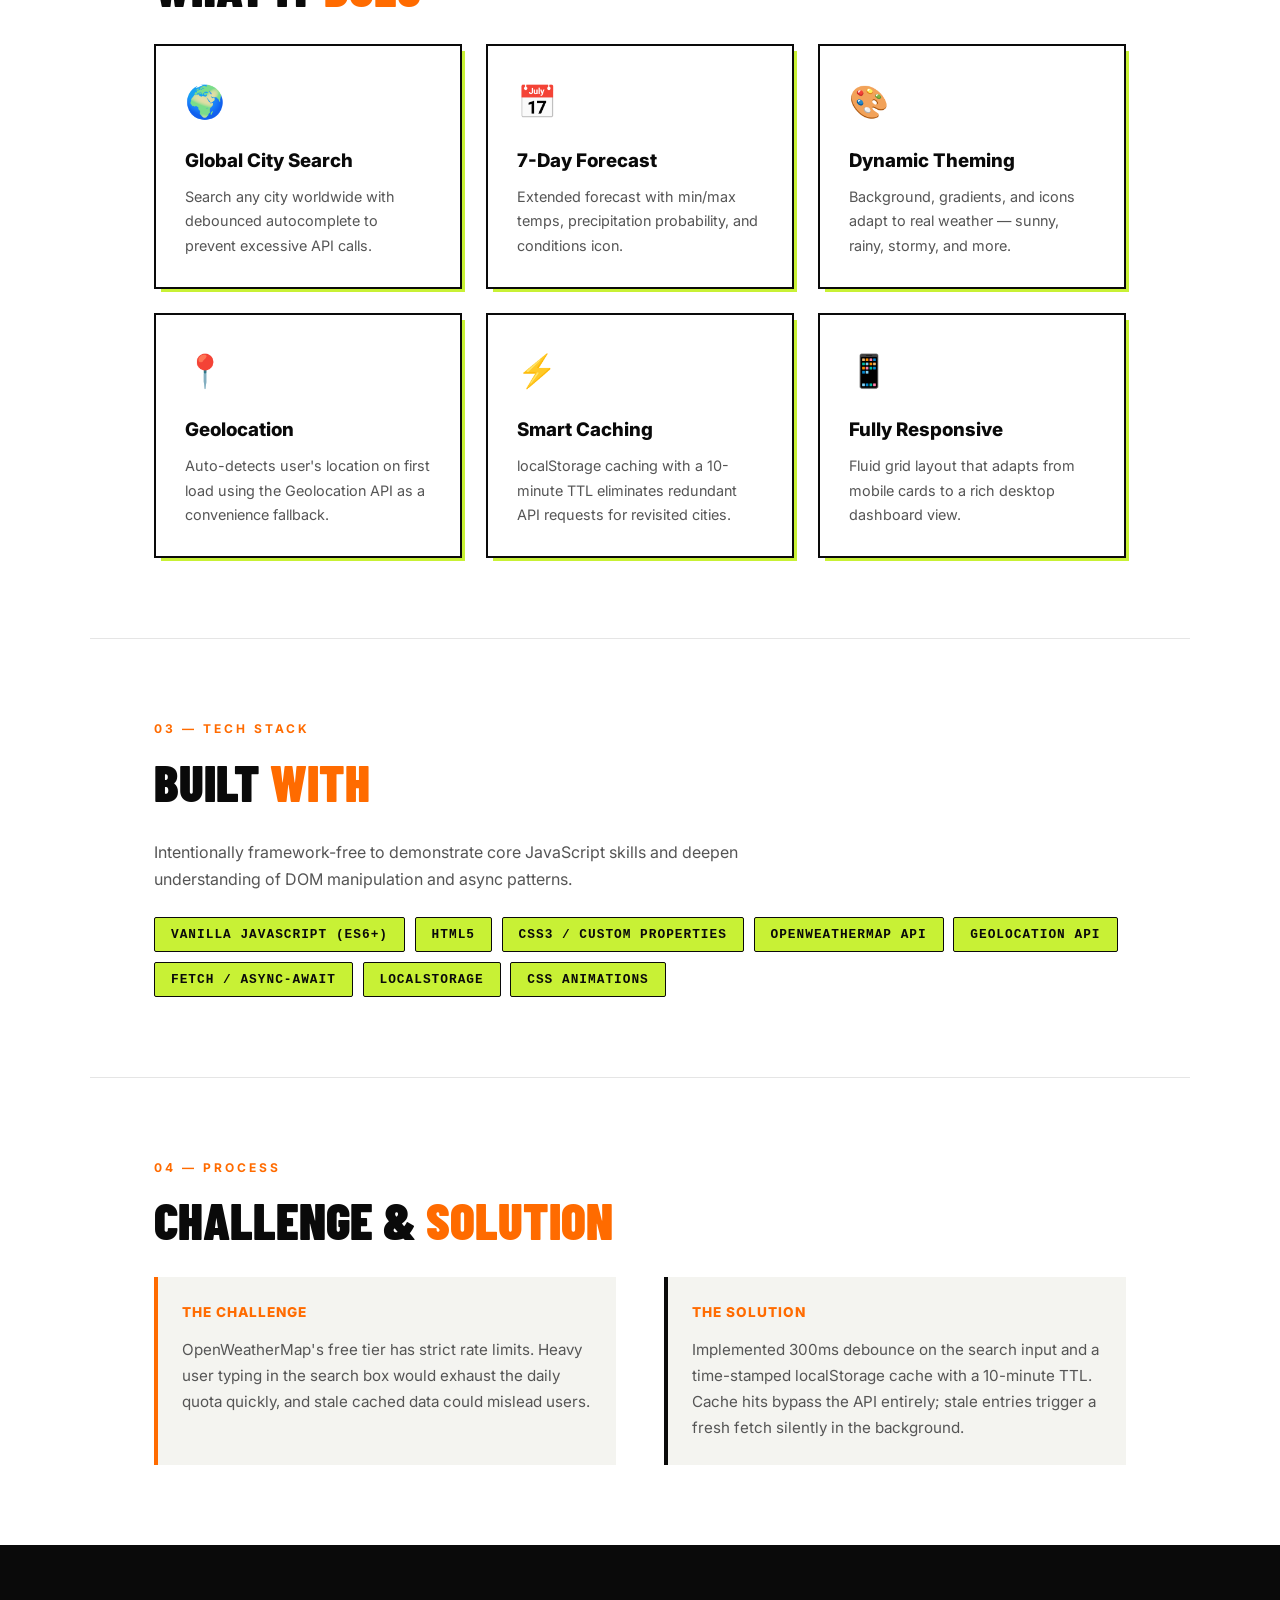
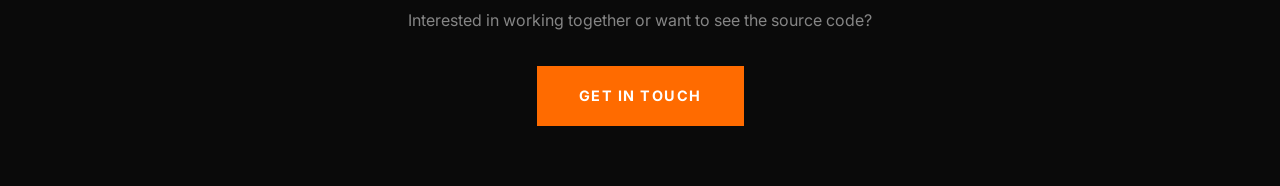
<file: project-weather.html>
<!DOCTYPE html>
<html lang="en">
<head>
    <meta charset="UTF-8">
    <meta name="viewport" content="width=device-width, initial-scale=1.0">
    <title>Weather Dashboard | Vrashal Taribagil</title>
    <link href="https://fonts.googleapis.com/css2?family=Inter:wght@300;400;600;800;900&family=Barlow+Condensed:wght@700;900&display=swap" rel="stylesheet">
    <style>
        :root {
            --bg: #ffffff; --bg-alt: #f4f4f0;
            --text: #0a0a0a; --muted: #555555;
            --accent: #ff6b00; --lime: #c8f135;
            --ease: cubic-bezier(0.16,1,0.3,1);
            --ease-back: cubic-bezier(0.34,1.56,0.64,1);
        }
        *, *::before, *::after { margin:0; padding:0; box-sizing:border-box; }
        html { scroll-behavior: smooth; }
        body { background: var(--bg); color: var(--text); font-family: 'Inter', sans-serif; line-height:1.7; cursor: none; }
        a { text-decoration: none; color: inherit; }

        #cursor-dot { width:8px; height:8px; background:var(--accent); border-radius:50%; position:fixed; top:0; left:0; pointer-events:none; z-index:9999; transform:translate(-50%,-50%); }
        #cursor-ring { width:36px; height:36px; border:2px solid var(--accent); border-radius:50%; position:fixed; top:0; left:0; pointer-events:none; z-index:9998; transform:translate(-50%,-50%); opacity:.6; }

        nav { display:flex; justify-content:space-between; align-items:center; padding:1.2rem 5%; position:fixed; width:100%; top:0; background:rgba(255,255,255,0.92); backdrop-filter:blur(12px); z-index:1000; border-bottom:2px solid #0a0a0a; }
        .logo { font-weight:900; font-size:1.3rem; text-transform:uppercase; letter-spacing:1px; }
        .logo span { color:var(--accent); }
        .back-btn { display:inline-flex; align-items:center; gap:0.5rem; font-weight:700; font-size:0.82rem; text-transform:uppercase; letter-spacing:1.5px; border-bottom:2px solid transparent; padding-bottom:2px; transition:border-color .3s, color .3s; }
        .back-btn:hover { color:var(--accent); border-color:var(--accent); }

        .hero-band { margin-top:76px; padding:80px 5% 60px; background:var(--text); color:#fff; position:relative; overflow:hidden; }
        .hero-band::after { content:'02'; position:absolute; right:5%; bottom:-20px; font-family:'Barlow Condensed',sans-serif; font-size:20rem; font-weight:900; color:rgba(255,255,255,0.04); line-height:1; pointer-events:none; }
        .hero-band .eyebrow { display:inline-block; background:var(--accent); color:#fff; font-size:0.75rem; font-weight:700; letter-spacing:3px; text-transform:uppercase; padding:0.3rem 0.9rem; border-radius:2px; margin-bottom:1.5rem; }
        .hero-band h1 { font-family:'Barlow Condensed',sans-serif; font-size:clamp(3rem,8vw,6.5rem); font-weight:900; text-transform:uppercase; letter-spacing:-2px; line-height:0.95; margin-bottom:1.5rem; }
        .hero-band h1 em { font-style:normal; color:var(--lime); }
        .hero-band .tagline { font-size:1.1rem; color:rgba(255,255,255,0.55); max-width:550px; }

        .meta-strip { display:flex; flex-wrap:wrap; gap:0; border-bottom:2px solid #0a0a0a; }
        .meta-item { flex:1; min-width:160px; border-right:2px solid #0a0a0a; padding:1.5rem 2rem; background:var(--bg-alt); }
        .meta-item:last-child { border-right:none; }
        .meta-item .label { font-size:0.72rem; font-weight:700; text-transform:uppercase; letter-spacing:2px; color:var(--muted); margin-bottom:0.4rem; }
        .meta-item .value { font-weight:800; font-size:1rem; }

        .content-section { padding:80px 5%; max-width:1100px; margin:0 auto; }
        .content-section + .content-section { border-top:1px solid #e5e5e5; }
        .section-label { font-size:0.75rem; font-weight:700; text-transform:uppercase; letter-spacing:3px; color:var(--accent); margin-bottom:1rem; }
        .section-heading { font-family:'Barlow Condensed',sans-serif; font-size:clamp(2rem,4vw,3.5rem); font-weight:900; text-transform:uppercase; line-height:1; margin-bottom:2rem; }
        .section-heading span { color:var(--accent); }
        p.body-text { color:var(--muted); font-size:1rem; margin-bottom:1.2rem; max-width:680px; }

        .feature-grid { display:grid; grid-template-columns:repeat(auto-fit,minmax(240px,1fr)); gap:1.5rem; margin-top:2rem; }
        .feature-card { border:2px solid #0a0a0a; padding:1.8rem; position:relative; transition:transform .3s var(--ease); background:#fff; }
        .feature-card::before { content:''; position:absolute; top:5px; left:5px; right:-5px; bottom:-5px; background:var(--lime); z-index:-1; transition:background .3s; }
        .feature-card:hover { transform:translate(-2px,-2px); }
        .feature-card:hover::before { background:var(--accent); }
        .feature-icon { font-size:2rem; margin-bottom:1rem; }
        .feature-card h3 { font-weight:800; margin-bottom:0.5rem; }
        .feature-card p { color:var(--muted); font-size:0.9rem; }

        .tech-row { display:flex; flex-wrap:wrap; gap:0.6rem; margin-top:1.5rem; }
        .tech-pill { background:var(--lime); color:var(--text); padding:0.35rem 1rem; font-size:0.8rem; font-weight:700; font-family:monospace; text-transform:uppercase; letter-spacing:1px; border-radius:2px; border:1.5px solid #0a0a0a; transition:background .3s, transform .2s var(--ease-back); }
        .tech-pill:hover { background:var(--accent); color:#fff; transform:translateY(-3px); }

        .screenshot-area { background:var(--bg-alt); border:2px solid #0a0a0a; padding:60px 40px; text-align:center; margin:2rem 0; position:relative; overflow:hidden; }
        .screenshot-area::before { content:''; position:absolute; inset:0; background:repeating-linear-gradient(45deg,transparent,transparent 10px,rgba(200,241,53,0.07) 10px,rgba(200,241,53,0.07) 20px); }
        .screenshot-area .placeholder-text { font-family:'Barlow Condensed',sans-serif; font-size:clamp(2rem,5vw,4rem); font-weight:900; text-transform:uppercase; opacity:0.15; }

        /* Weather widget mockup */
        .weather-mockup { background:linear-gradient(135deg,#1a1a2e 0%,#16213e 50%,#0f3460 100%); border:2px solid #0a0a0a; border-radius:0; padding:3rem 2rem; color:#fff; margin:2rem 0; display:flex; gap:2rem; flex-wrap:wrap; align-items:center; }
        .weather-main { display:flex; align-items:center; gap:1.5rem; }
        .weather-icon { font-size:5rem; }
        .weather-temp { font-family:'Barlow Condensed',sans-serif; font-size:6rem; font-weight:900; line-height:1; }
        .weather-temp sup { font-size:2rem; vertical-align:top; margin-top:0.8rem; display:inline-block; }
        .weather-info h3 { font-size:1.5rem; font-weight:800; }
        .weather-info p { color:rgba(255,255,255,0.6); font-size:0.9rem; }
        .weather-stats { display:flex; gap:1.5rem; flex-wrap:wrap; margin-top:1rem; }
        .weather-stat { background:rgba(255,255,255,0.08); padding:1rem 1.5rem; border-radius:4px; }
        .weather-stat .s-label { font-size:0.7rem; text-transform:uppercase; letter-spacing:2px; color:rgba(255,255,255,0.5); margin-bottom:0.3rem; }
        .weather-stat .s-val { font-weight:800; font-size:1.1rem; }

        .two-col { display:grid; grid-template-columns:1fr 1fr; gap:3rem; }
        @media(max-width:700px){ .two-col{ grid-template-columns:1fr; } }
        .block-card { border-left:4px solid var(--accent); padding:1.5rem; background:var(--bg-alt); }
        .block-card h3 { font-weight:800; text-transform:uppercase; letter-spacing:1px; font-size:0.85rem; margin-bottom:0.8rem; color:var(--accent); }
        .block-card p { color:var(--muted); font-size:0.95rem; }

        .page-footer { background:var(--text); color:#fff; text-align:center; padding:60px 5%; border-top:2px solid #0a0a0a; }
        .page-footer p { color:rgba(255,255,255,0.5); margin-bottom:2rem; }
        .cta-btn { display:inline-block; padding:1rem 2.5rem; background:var(--accent); color:#fff; font-weight:700; font-size:0.9rem; text-transform:uppercase; letter-spacing:1.5px; border:2px solid var(--accent); transition:background .3s, transform .3s var(--ease-back); }
        .cta-btn:hover { background:transparent; color:var(--accent); transform:translateY(-3px); }

        .reveal { opacity:0; transform:translateY(40px); transition:opacity .7s var(--ease), transform .7s var(--ease); }
        .reveal.visible { opacity:1; transform:translateY(0); }

        @media(max-width:768px){ body{ cursor:auto; } #cursor-dot,#cursor-ring{ display:none; } }
    </style>
</head>
<body>

    <div id="cursor-dot"></div>
    <div id="cursor-ring"></div>

    <nav>
        <a href="vrashalPortfolio.html" class="logo">Vrashal<span>.</span>dev</a>
        <a href="vrashalPortfolio.html#projects" class="back-btn">&larr; Back to Portfolio</a>
    </nav>

    <div class="hero-band">
        <span class="eyebrow">Case Study</span>
        <h1>Weather <em>Dashboard</em></h1>
        <p class="tagline">A real-time global weather app with animated UI and 7-day forecast powered by OpenWeatherMap.</p>
    </div>

    <div class="meta-strip">
        <div class="meta-item"><div class="label">Role</div><div class="value">Frontend Developer</div></div>
        <div class="meta-item"><div class="label">Year</div><div class="value">2023</div></div>
        <div class="meta-item"><div class="label">Type</div><div class="value">Personal Project</div></div>
        <div class="meta-item"><div class="label">Status</div><div class="value" style="color:var(--accent);">&#9679; Live</div></div>
    </div>

    <div class="content-section reveal">
        <div class="section-label">01 — Overview</div>
        <h2 class="section-heading">What We <span>Built</span></h2>
        <p class="body-text">A responsive, real-time weather dashboard that lets users search for any city worldwide and instantly view current conditions alongside a 7-day forecast. The UI dynamically changes its theme — background gradients, icons, and colours — based on weather conditions and time of day.</p>
        <p class="body-text">All data is fetched live from the OpenWeatherMap REST API, with smart caching to minimise API calls and a geolocation fallback to auto-detect the user's city on load.</p>

        <!-- Mockup Widget -->
        <div class="weather-mockup">
            <div>
                <div class="weather-main">
                    <div class="weather-icon">⛅</div>
                    <div>
                        <div class="weather-temp">24<sup>°C</sup></div>
                        <div class="weather-info">
                            <h3>Mumbai, IN</h3>
                            <p>Partly Cloudy &bull; Feels like 27°C</p>
                        </div>
                    </div>
                </div>
                <div class="weather-stats">
                    <div class="weather-stat"><div class="s-label">Humidity</div><div class="s-val">72%</div></div>
                    <div class="weather-stat"><div class="s-label">Wind</div><div class="s-val">14 km/h</div></div>
                    <div class="weather-stat"><div class="s-label">Visibility</div><div class="s-val">8 km</div></div>
                    <div class="weather-stat"><div class="s-label">UV Index</div><div class="s-val">6 — High</div></div>
                </div>
            </div>
        </div>
    </div>

    <div class="content-section reveal">
        <div class="section-label">02 — Key Features</div>
        <h2 class="section-heading">What It <span>Does</span></h2>
        <div class="feature-grid">
            <div class="feature-card">
                <div class="feature-icon">🌍</div>
                <h3>Global City Search</h3>
                <p>Search any city worldwide with debounced autocomplete to prevent excessive API calls.</p>
            </div>
            <div class="feature-card">
                <div class="feature-icon">📅</div>
                <h3>7-Day Forecast</h3>
                <p>Extended forecast with min/max temps, precipitation probability, and conditions icon.</p>
            </div>
            <div class="feature-card">
                <div class="feature-icon">🎨</div>
                <h3>Dynamic Theming</h3>
                <p>Background, gradients, and icons adapt to real weather — sunny, rainy, stormy, and more.</p>
            </div>
            <div class="feature-card">
                <div class="feature-icon">📍</div>
                <h3>Geolocation</h3>
                <p>Auto-detects user's location on first load using the Geolocation API as a convenience fallback.</p>
            </div>
            <div class="feature-card">
                <div class="feature-icon">⚡</div>
                <h3>Smart Caching</h3>
                <p>localStorage caching with a 10-minute TTL eliminates redundant API requests for revisited cities.</p>
            </div>
            <div class="feature-card">
                <div class="feature-icon">📱</div>
                <h3>Fully Responsive</h3>
                <p>Fluid grid layout that adapts from mobile cards to a rich desktop dashboard view.</p>
            </div>
        </div>
    </div>

    <div class="content-section reveal">
        <div class="section-label">03 — Tech Stack</div>
        <h2 class="section-heading">Built <span>With</span></h2>
        <p class="body-text">Intentionally framework-free to demonstrate core JavaScript skills and deepen understanding of DOM manipulation and async patterns.</p>
        <div class="tech-row">
            <span class="tech-pill">Vanilla JavaScript (ES6+)</span>
            <span class="tech-pill">HTML5</span>
            <span class="tech-pill">CSS3 / Custom Properties</span>
            <span class="tech-pill">OpenWeatherMap API</span>
            <span class="tech-pill">Geolocation API</span>
            <span class="tech-pill">Fetch / Async-Await</span>
            <span class="tech-pill">localStorage</span>
            <span class="tech-pill">CSS Animations</span>
        </div>
    </div>

    <div class="content-section reveal">
        <div class="section-label">04 — Process</div>
        <h2 class="section-heading">Challenge & <span>Solution</span></h2>
        <div class="two-col">
            <div class="block-card">
                <h3>The Challenge</h3>
                <p>OpenWeatherMap's free tier has strict rate limits. Heavy user typing in the search box would exhaust the daily quota quickly, and stale cached data could mislead users.</p>
            </div>
            <div class="block-card" style="border-left-color:#0a0a0a;">
                <h3>The Solution</h3>
                <p>Implemented 300ms debounce on the search input and a time-stamped localStorage cache with a 10-minute TTL. Cache hits bypass the API entirely; stale entries trigger a fresh fetch silently in the background.</p>
            </div>
        </div>
    </div>

    <div class="page-footer">
        <p>Interested in working together or want to see the source code?</p>
        <a href="mailto:vrashaltaribagil@gmail.com" class="cta-btn">Get In Touch</a>
    </div>

    <script>
        const dot = document.getElementById('cursor-dot');
        const ring = document.getElementById('cursor-ring');
        let mx=0,my=0,rx=0,ry=0;
        document.addEventListener('mousemove', e=>{ mx=e.clientX; my=e.clientY; });
        (function animC(){ dot.style.left=mx+'px'; dot.style.top=my+'px'; rx+=(mx-rx)*0.12; ry+=(my-ry)*0.12; ring.style.left=rx+'px'; ring.style.top=ry+'px'; requestAnimationFrame(animC); })();
        const obs = new IntersectionObserver(entries=>{ entries.forEach(e=>{ if(e.isIntersecting){ e.target.classList.add('visible'); obs.unobserve(e.target); } }); }, { threshold:0.12 });
        document.querySelectorAll('.reveal').forEach(el=>obs.observe(el));
    </script>
</body>
</html>
</file>
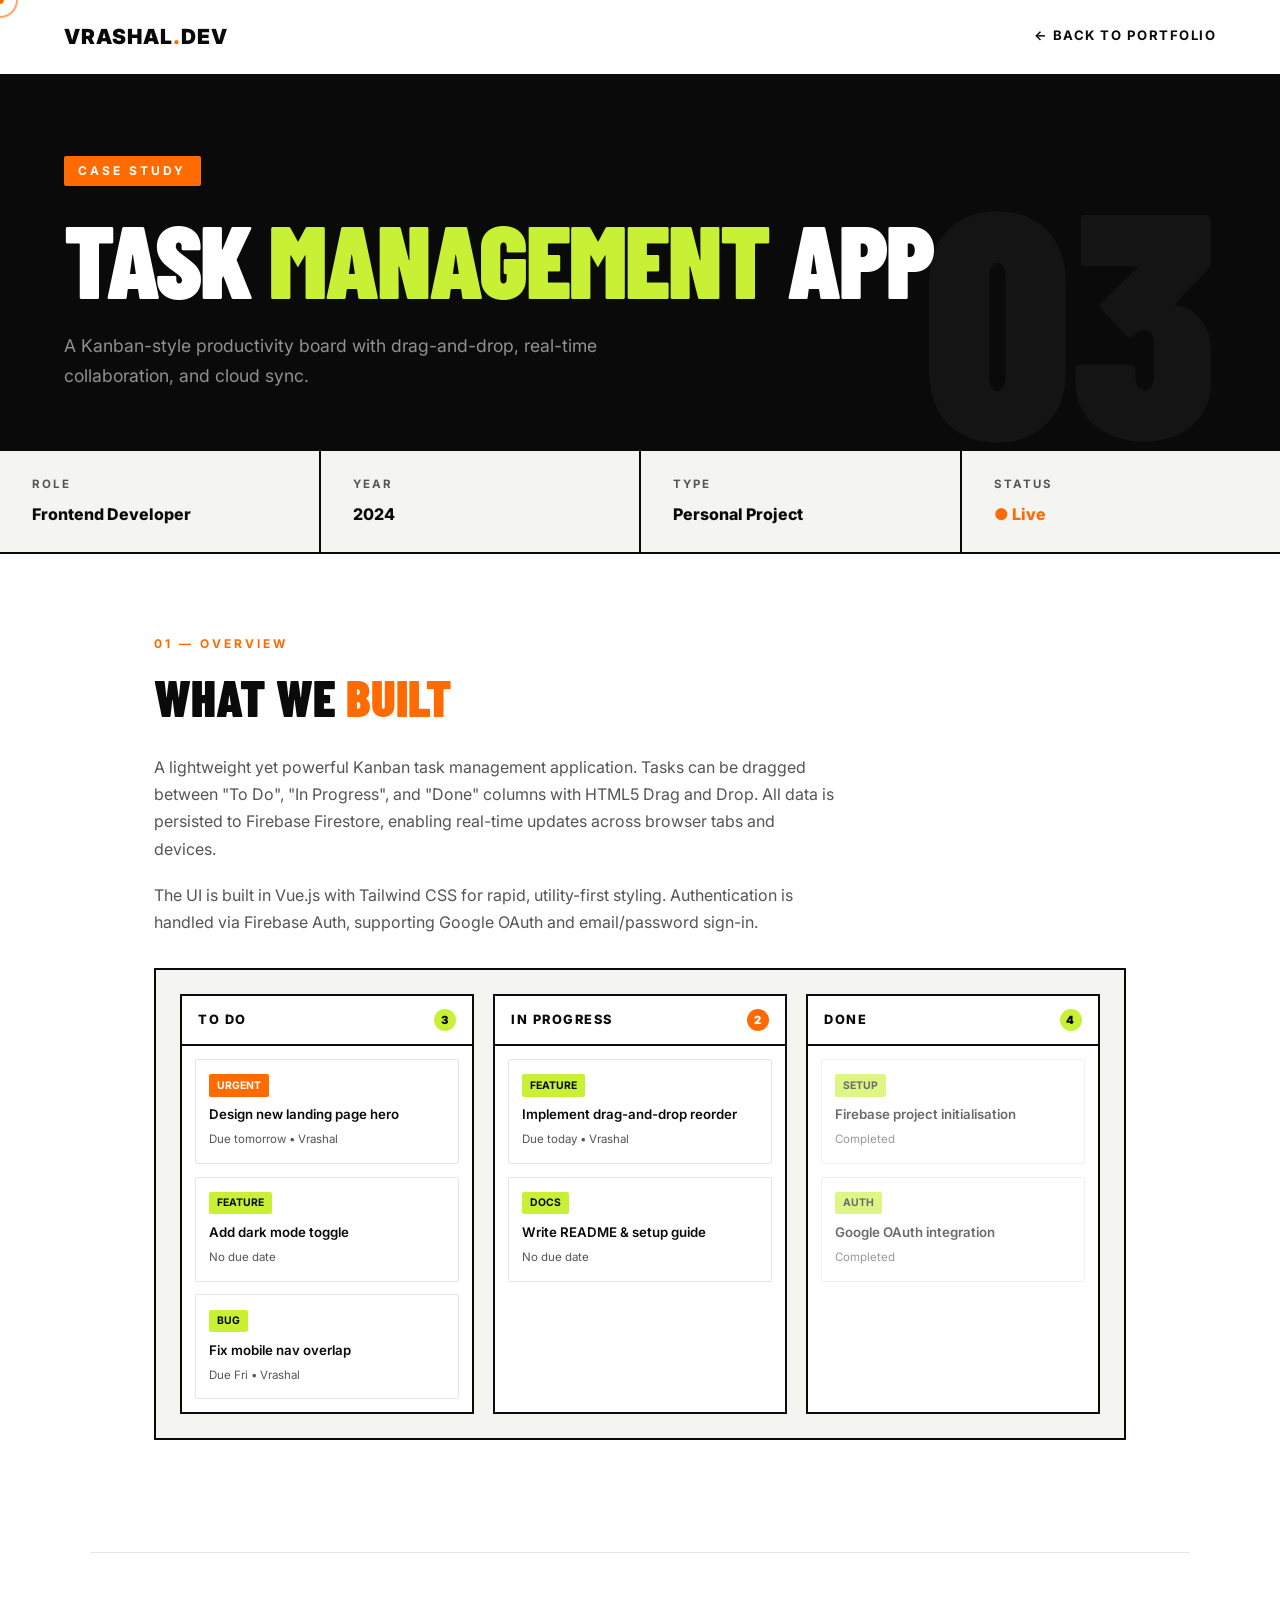
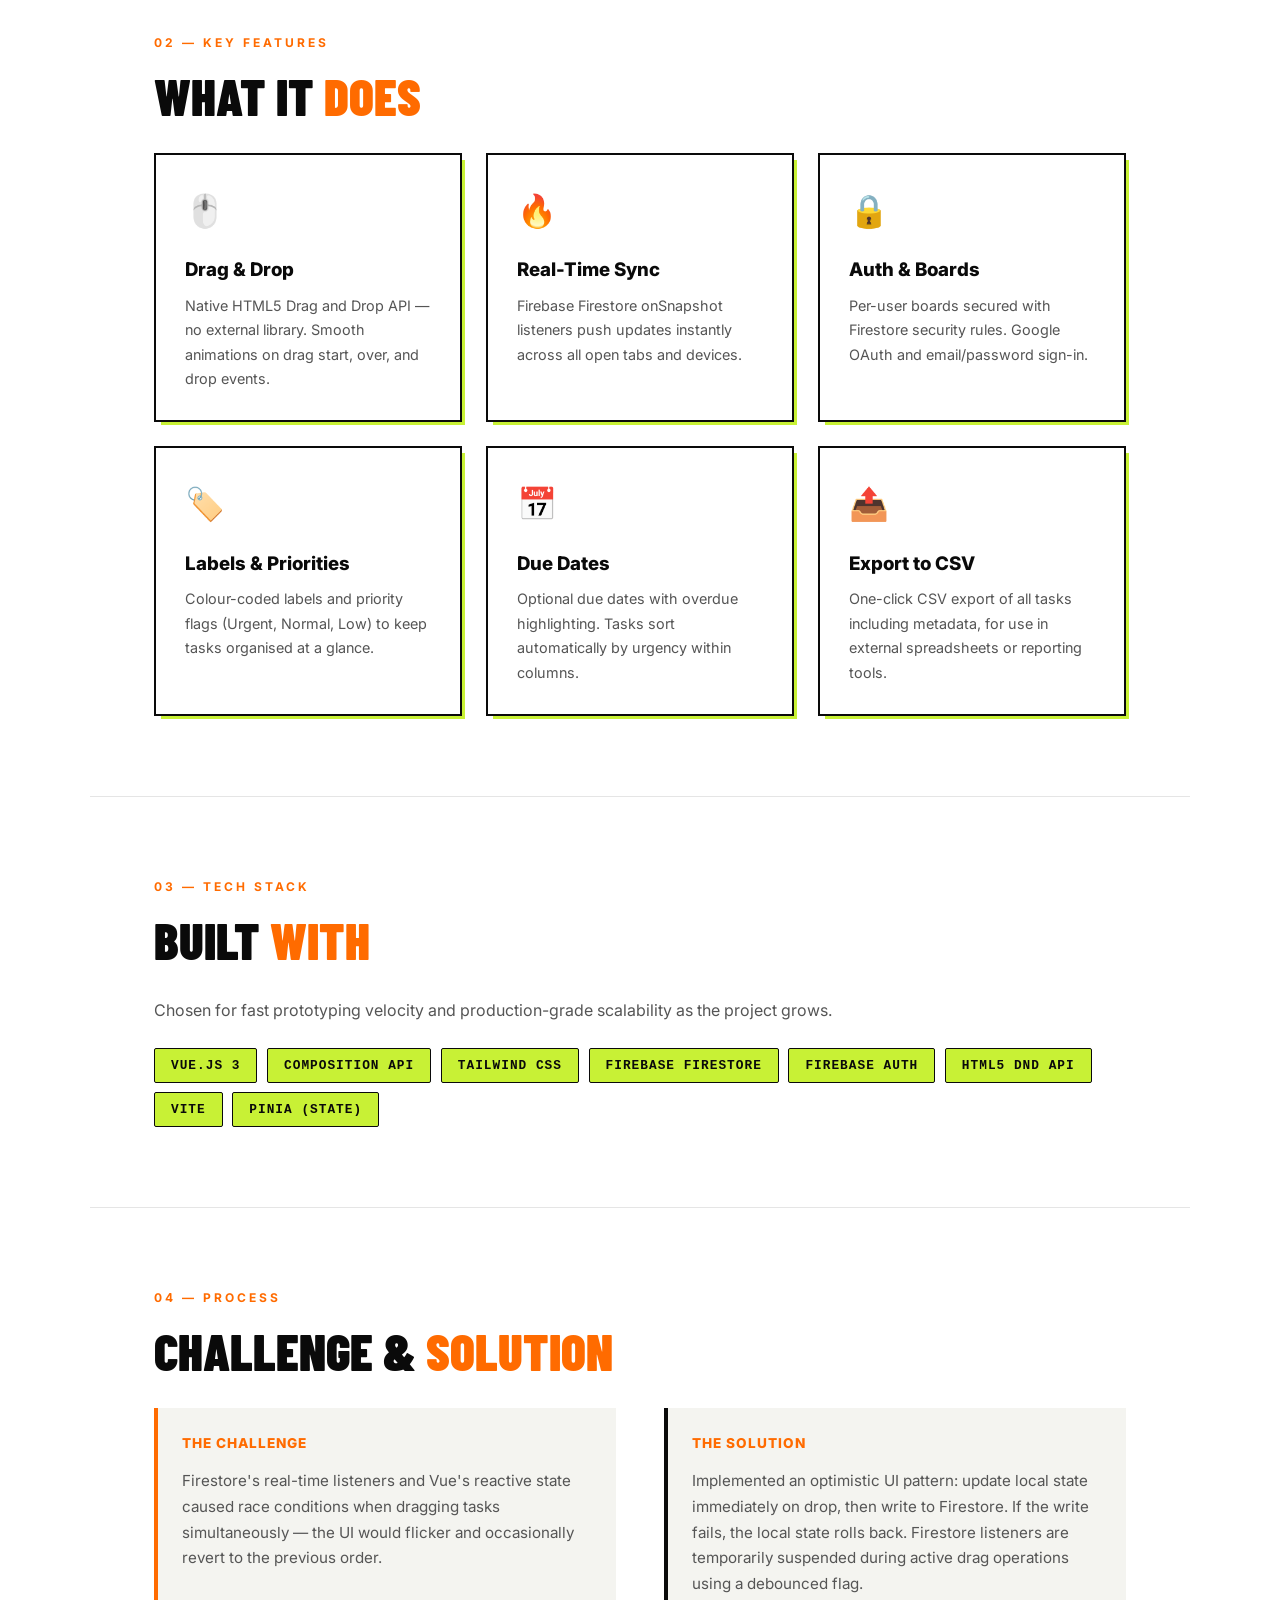
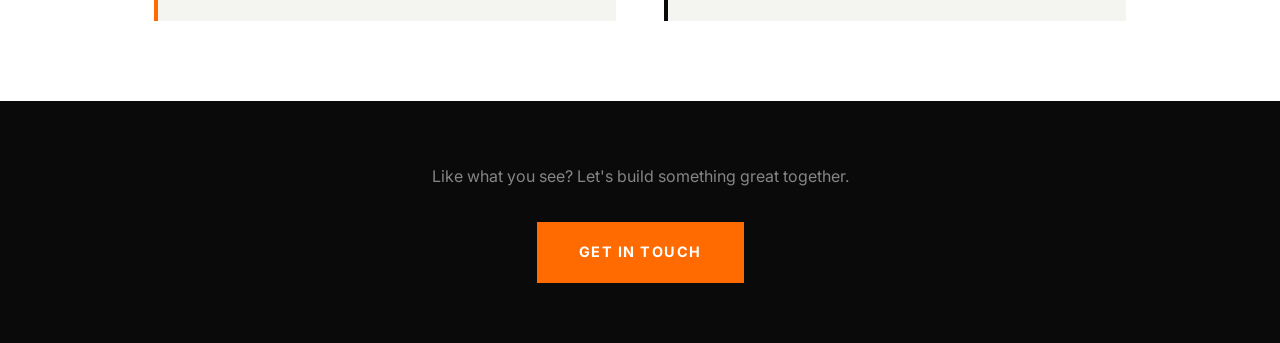
<file: components/project-taskapp.html>
<!DOCTYPE html>
<html lang="en">
<head>
    <meta charset="UTF-8">
    <meta name="viewport" content="width=device-width, initial-scale=1.0">
    <title>Task Management App | Vrashal Taribagil</title>
    <link href="https://fonts.googleapis.com/css2?family=Inter:wght@300;400;600;800;900&family=Barlow+Condensed:wght@700;900&display=swap" rel="stylesheet">
    <style>
        :root {
            --bg: #ffffff; --bg-alt: #f4f4f0;
            --text: #0a0a0a; --muted: #555555;
            --accent: #ff6b00; --lime: #c8f135;
            --ease: cubic-bezier(0.16,1,0.3,1);
            --ease-back: cubic-bezier(0.34,1.56,0.64,1);
        }
        *, *::before, *::after { margin:0; padding:0; box-sizing:border-box; }
        html { scroll-behavior: smooth; }
        body { background: var(--bg); color: var(--text); font-family: 'Inter', sans-serif; line-height:1.7; cursor: none; }
        a { text-decoration: none; color: inherit; }

        #cursor-dot { width:8px; height:8px; background:var(--accent); border-radius:50%; position:fixed; top:0; left:0; pointer-events:none; z-index:9999; transform:translate(-50%,-50%); }
        #cursor-ring { width:36px; height:36px; border:2px solid var(--accent); border-radius:50%; position:fixed; top:0; left:0; pointer-events:none; z-index:9998; transform:translate(-50%,-50%); opacity:.6; }

        nav { display:flex; justify-content:space-between; align-items:center; padding:1.2rem 5%; position:fixed; width:100%; top:0; background:rgba(255,255,255,0.92); backdrop-filter:blur(12px); z-index:1000; border-bottom:2px solid #0a0a0a; }
        .logo { font-weight:900; font-size:1.3rem; text-transform:uppercase; letter-spacing:1px; }
        .logo span { color:var(--accent); }
        .back-btn { display:inline-flex; align-items:center; gap:0.5rem; font-weight:700; font-size:0.82rem; text-transform:uppercase; letter-spacing:1.5px; border-bottom:2px solid transparent; padding-bottom:2px; transition:border-color .3s, color .3s; }
        .back-btn:hover { color:var(--accent); border-color:var(--accent); }

        .hero-band { margin-top:76px; padding:80px 5% 60px; background:var(--text); color:#fff; position:relative; overflow:hidden; }
        .hero-band::after { content:'03'; position:absolute; right:5%; bottom:-20px; font-family:'Barlow Condensed',sans-serif; font-size:20rem; font-weight:900; color:rgba(255,255,255,0.04); line-height:1; pointer-events:none; }
        .hero-band .eyebrow { display:inline-block; background:var(--accent); color:#fff; font-size:0.75rem; font-weight:700; letter-spacing:3px; text-transform:uppercase; padding:0.3rem 0.9rem; border-radius:2px; margin-bottom:1.5rem; }
        .hero-band h1 { font-family:'Barlow Condensed',sans-serif; font-size:clamp(3rem,8vw,6.5rem); font-weight:900; text-transform:uppercase; letter-spacing:-2px; line-height:0.95; margin-bottom:1.5rem; }
        .hero-band h1 em { font-style:normal; color:var(--lime); }
        .hero-band .tagline { font-size:1.1rem; color:rgba(255,255,255,0.55); max-width:550px; }

        .meta-strip { display:flex; flex-wrap:wrap; gap:0; border-bottom:2px solid #0a0a0a; }
        .meta-item { flex:1; min-width:160px; border-right:2px solid #0a0a0a; padding:1.5rem 2rem; background:var(--bg-alt); }
        .meta-item:last-child { border-right:none; }
        .meta-item .label { font-size:0.72rem; font-weight:700; text-transform:uppercase; letter-spacing:2px; color:var(--muted); margin-bottom:0.4rem; }
        .meta-item .value { font-weight:800; font-size:1rem; }

        .content-section { padding:80px 5%; max-width:1100px; margin:0 auto; }
        .content-section + .content-section { border-top:1px solid #e5e5e5; }
        .section-label { font-size:0.75rem; font-weight:700; text-transform:uppercase; letter-spacing:3px; color:var(--accent); margin-bottom:1rem; }
        .section-heading { font-family:'Barlow Condensed',sans-serif; font-size:clamp(2rem,4vw,3.5rem); font-weight:900; text-transform:uppercase; line-height:1; margin-bottom:2rem; }
        .section-heading span { color:var(--accent); }
        p.body-text { color:var(--muted); font-size:1rem; margin-bottom:1.2rem; max-width:680px; }

        .feature-grid { display:grid; grid-template-columns:repeat(auto-fit,minmax(240px,1fr)); gap:1.5rem; margin-top:2rem; }
        .feature-card { border:2px solid #0a0a0a; padding:1.8rem; position:relative; transition:transform .3s var(--ease); background:#fff; }
        .feature-card::before { content:''; position:absolute; top:5px; left:5px; right:-5px; bottom:-5px; background:var(--lime); z-index:-1; transition:background .3s; }
        .feature-card:hover { transform:translate(-2px,-2px); }
        .feature-card:hover::before { background:var(--accent); }
        .feature-icon { font-size:2rem; margin-bottom:1rem; }
        .feature-card h3 { font-weight:800; margin-bottom:0.5rem; }
        .feature-card p { color:var(--muted); font-size:0.9rem; }

        .tech-row { display:flex; flex-wrap:wrap; gap:0.6rem; margin-top:1.5rem; }
        .tech-pill { background:var(--lime); color:var(--text); padding:0.35rem 1rem; font-size:0.8rem; font-weight:700; font-family:monospace; text-transform:uppercase; letter-spacing:1px; border-radius:2px; border:1.5px solid #0a0a0a; transition:background .3s, transform .2s var(--ease-back); }
        .tech-pill:hover { background:var(--accent); color:#fff; transform:translateY(-3px); }

        /* Kanban Mockup */
        .kanban-board { display:grid; grid-template-columns:repeat(3,1fr); gap:1.2rem; margin:2rem 0; background:var(--bg-alt); border:2px solid #0a0a0a; padding:1.5rem; }
        @media(max-width:600px){ .kanban-board{ grid-template-columns:1fr; } }
        .kanban-col { background:#fff; border:2px solid #0a0a0a; }
        .kanban-col-header { padding:0.8rem 1rem; font-weight:800; font-size:0.8rem; text-transform:uppercase; letter-spacing:1.5px; border-bottom:2px solid #0a0a0a; display:flex; justify-content:space-between; align-items:center; }
        .kanban-col-header .col-count { background:var(--lime); color:var(--text); width:22px; height:22px; border-radius:50%; display:flex; align-items:center; justify-content:center; font-size:0.7rem; font-weight:900; }
        .kanban-task { margin:0.8rem; padding:0.8rem; border:1.5px solid #e5e5e5; border-radius:2px; font-size:0.83rem; transition:border-color .2s, transform .2s var(--ease); cursor:grab; }
        .kanban-task:hover { border-color:var(--accent); transform:translateY(-1px); }
        .kanban-task .task-tag { display:inline-block; background:var(--lime); font-size:0.65rem; font-weight:700; text-transform:uppercase; padding:0.15rem 0.5rem; border-radius:2px; margin-bottom:0.4rem; }
        .kanban-task .task-tag.urgent { background:var(--accent); color:#fff; }
        .kanban-task p { font-weight:600; color:var(--text); }
        .kanban-task .task-meta { font-size:0.72rem; color:var(--muted); margin-top:0.3rem; }

        .two-col { display:grid; grid-template-columns:1fr 1fr; gap:3rem; }
        @media(max-width:700px){ .two-col{ grid-template-columns:1fr; } }
        .block-card { border-left:4px solid var(--accent); padding:1.5rem; background:var(--bg-alt); }
        .block-card h3 { font-weight:800; text-transform:uppercase; letter-spacing:1px; font-size:0.85rem; margin-bottom:0.8rem; color:var(--accent); }
        .block-card p { color:var(--muted); font-size:0.95rem; }

        .page-footer { background:var(--text); color:#fff; text-align:center; padding:60px 5%; border-top:2px solid #0a0a0a; }
        .page-footer p { color:rgba(255,255,255,0.5); margin-bottom:2rem; }
        .cta-btn { display:inline-block; padding:1rem 2.5rem; background:var(--accent); color:#fff; font-weight:700; font-size:0.9rem; text-transform:uppercase; letter-spacing:1.5px; border:2px solid var(--accent); transition:background .3s, transform .3s var(--ease-back); }
        .cta-btn:hover { background:transparent; color:var(--accent); transform:translateY(-3px); }

        .reveal { opacity:0; transform:translateY(40px); transition:opacity .7s var(--ease), transform .7s var(--ease); }
        .reveal.visible { opacity:1; transform:translateY(0); }

        @media(max-width:768px){ body{ cursor:auto; } #cursor-dot,#cursor-ring{ display:none; } }
    </style>
</head>
<body>

    <div id="cursor-dot"></div>
    <div id="cursor-ring"></div>

    <nav>
        <a href="/vrashal-portfolio/index.html" class="logo">Vrashal<span>.</span>dev</a>
        <a href="/vrashal-portfolio/index.html#projects" class="back-btn">&larr; Back to Portfolio</a>
    </nav>

    <div class="hero-band">
        <span class="eyebrow">Case Study</span>
        <h1>Task <em>Management</em> App</h1>
        <p class="tagline">A Kanban-style productivity board with drag-and-drop, real-time collaboration, and cloud sync.</p>
    </div>

    <div class="meta-strip">
        <div class="meta-item"><div class="label">Role</div><div class="value">Frontend Developer</div></div>
        <div class="meta-item"><div class="label">Year</div><div class="value">2024</div></div>
        <div class="meta-item"><div class="label">Type</div><div class="value">Personal Project</div></div>
        <div class="meta-item"><div class="label">Status</div><div class="value" style="color:var(--accent);">&#9679; Live</div></div>
    </div>

    <div class="content-section reveal">
        <div class="section-label">01 — Overview</div>
        <h2 class="section-heading">What We <span>Built</span></h2>
        <p class="body-text">A lightweight yet powerful Kanban task management application. Tasks can be dragged between "To Do", "In Progress", and "Done" columns with HTML5 Drag and Drop. All data is persisted to Firebase Firestore, enabling real-time updates across browser tabs and devices.</p>
        <p class="body-text">The UI is built in Vue.js with Tailwind CSS for rapid, utility-first styling. Authentication is handled via Firebase Auth, supporting Google OAuth and email/password sign-in.</p>

        <!-- Kanban Mockup -->
        <div class="kanban-board">
            <div class="kanban-col">
                <div class="kanban-col-header">To Do <span class="col-count">3</span></div>
                <div class="kanban-task"><span class="task-tag urgent">Urgent</span><p>Design new landing page hero</p><div class="task-meta">Due tomorrow &bull; Vrashal</div></div>
                <div class="kanban-task"><span class="task-tag">Feature</span><p>Add dark mode toggle</p><div class="task-meta">No due date</div></div>
                <div class="kanban-task"><span class="task-tag">Bug</span><p>Fix mobile nav overlap</p><div class="task-meta">Due Fri &bull; Vrashal</div></div>
            </div>
            <div class="kanban-col">
                <div class="kanban-col-header">In Progress <span class="col-count" style="background:var(--accent);color:#fff;">2</span></div>
                <div class="kanban-task"><span class="task-tag">Feature</span><p>Implement drag-and-drop reorder</p><div class="task-meta">Due today &bull; Vrashal</div></div>
                <div class="kanban-task"><span class="task-tag">Docs</span><p>Write README & setup guide</p><div class="task-meta">No due date</div></div>
            </div>
            <div class="kanban-col">
                <div class="kanban-col-header">Done <span class="col-count">4</span></div>
                <div class="kanban-task" style="opacity:0.6;"><span class="task-tag">Setup</span><p>Firebase project initialisation</p><div class="task-meta">Completed</div></div>
                <div class="kanban-task" style="opacity:0.6;"><span class="task-tag">Auth</span><p>Google OAuth integration</p><div class="task-meta">Completed</div></div>
            </div>
        </div>
    </div>

    <div class="content-section reveal">
        <div class="section-label">02 — Key Features</div>
        <h2 class="section-heading">What It <span>Does</span></h2>
        <div class="feature-grid">
            <div class="feature-card">
                <div class="feature-icon">🖱️</div>
                <h3>Drag & Drop</h3>
                <p>Native HTML5 Drag and Drop API — no external library. Smooth animations on drag start, over, and drop events.</p>
            </div>
            <div class="feature-card">
                <div class="feature-icon">🔥</div>
                <h3>Real-Time Sync</h3>
                <p>Firebase Firestore onSnapshot listeners push updates instantly across all open tabs and devices.</p>
            </div>
            <div class="feature-card">
                <div class="feature-icon">🔒</div>
                <h3>Auth & Boards</h3>
                <p>Per-user boards secured with Firestore security rules. Google OAuth and email/password sign-in.</p>
            </div>
            <div class="feature-card">
                <div class="feature-icon">🏷️</div>
                <h3>Labels & Priorities</h3>
                <p>Colour-coded labels and priority flags (Urgent, Normal, Low) to keep tasks organised at a glance.</p>
            </div>
            <div class="feature-card">
                <div class="feature-icon">📅</div>
                <h3>Due Dates</h3>
                <p>Optional due dates with overdue highlighting. Tasks sort automatically by urgency within columns.</p>
            </div>
            <div class="feature-card">
                <div class="feature-icon">📤</div>
                <h3>Export to CSV</h3>
                <p>One-click CSV export of all tasks including metadata, for use in external spreadsheets or reporting tools.</p>
            </div>
        </div>
    </div>

    <div class="content-section reveal">
        <div class="section-label">03 — Tech Stack</div>
        <h2 class="section-heading">Built <span>With</span></h2>
        <p class="body-text">Chosen for fast prototyping velocity and production-grade scalability as the project grows.</p>
        <div class="tech-row">
            <span class="tech-pill">Vue.js 3</span>
            <span class="tech-pill">Composition API</span>
            <span class="tech-pill">Tailwind CSS</span>
            <span class="tech-pill">Firebase Firestore</span>
            <span class="tech-pill">Firebase Auth</span>
            <span class="tech-pill">HTML5 DnD API</span>
            <span class="tech-pill">Vite</span>
            <span class="tech-pill">Pinia (State)</span>
        </div>
    </div>

    <div class="content-section reveal">
        <div class="section-label">04 — Process</div>
        <h2 class="section-heading">Challenge & <span>Solution</span></h2>
        <div class="two-col">
            <div class="block-card">
                <h3>The Challenge</h3>
                <p>Firestore's real-time listeners and Vue's reactive state caused race conditions when dragging tasks simultaneously — the UI would flicker and occasionally revert to the previous order.</p>
            </div>
            <div class="block-card" style="border-left-color:#0a0a0a;">
                <h3>The Solution</h3>
                <p>Implemented an optimistic UI pattern: update local state immediately on drop, then write to Firestore. If the write fails, the local state rolls back. Firestore listeners are temporarily suspended during active drag operations using a debounced flag.</p>
            </div>
        </div>
    </div>

    <div class="page-footer">
        <p>Like what you see? Let's build something great together.</p>
        <a href="mailto:vrashaltaribagil@gmail.com" class="cta-btn">Get In Touch</a>
    </div>

    <script>
        const dot = document.getElementById('cursor-dot');
        const ring = document.getElementById('cursor-ring');
        let mx=0,my=0,rx=0,ry=0;
        document.addEventListener('mousemove', e=>{ mx=e.clientX; my=e.clientY; });
        (function animC(){ dot.style.left=mx+'px'; dot.style.top=my+'px'; rx+=(mx-rx)*0.12; ry+=(my-ry)*0.12; ring.style.left=rx+'px'; ring.style.top=ry+'px'; requestAnimationFrame(animC); })();
        const obs = new IntersectionObserver(entries=>{ entries.forEach(e=>{ if(e.isIntersecting){ e.target.classList.add('visible'); obs.unobserve(e.target); } }); }, { threshold:0.12 });
        document.querySelectorAll('.reveal').forEach(el=>obs.observe(el));
    </script>
</body>
</html>
</file>
